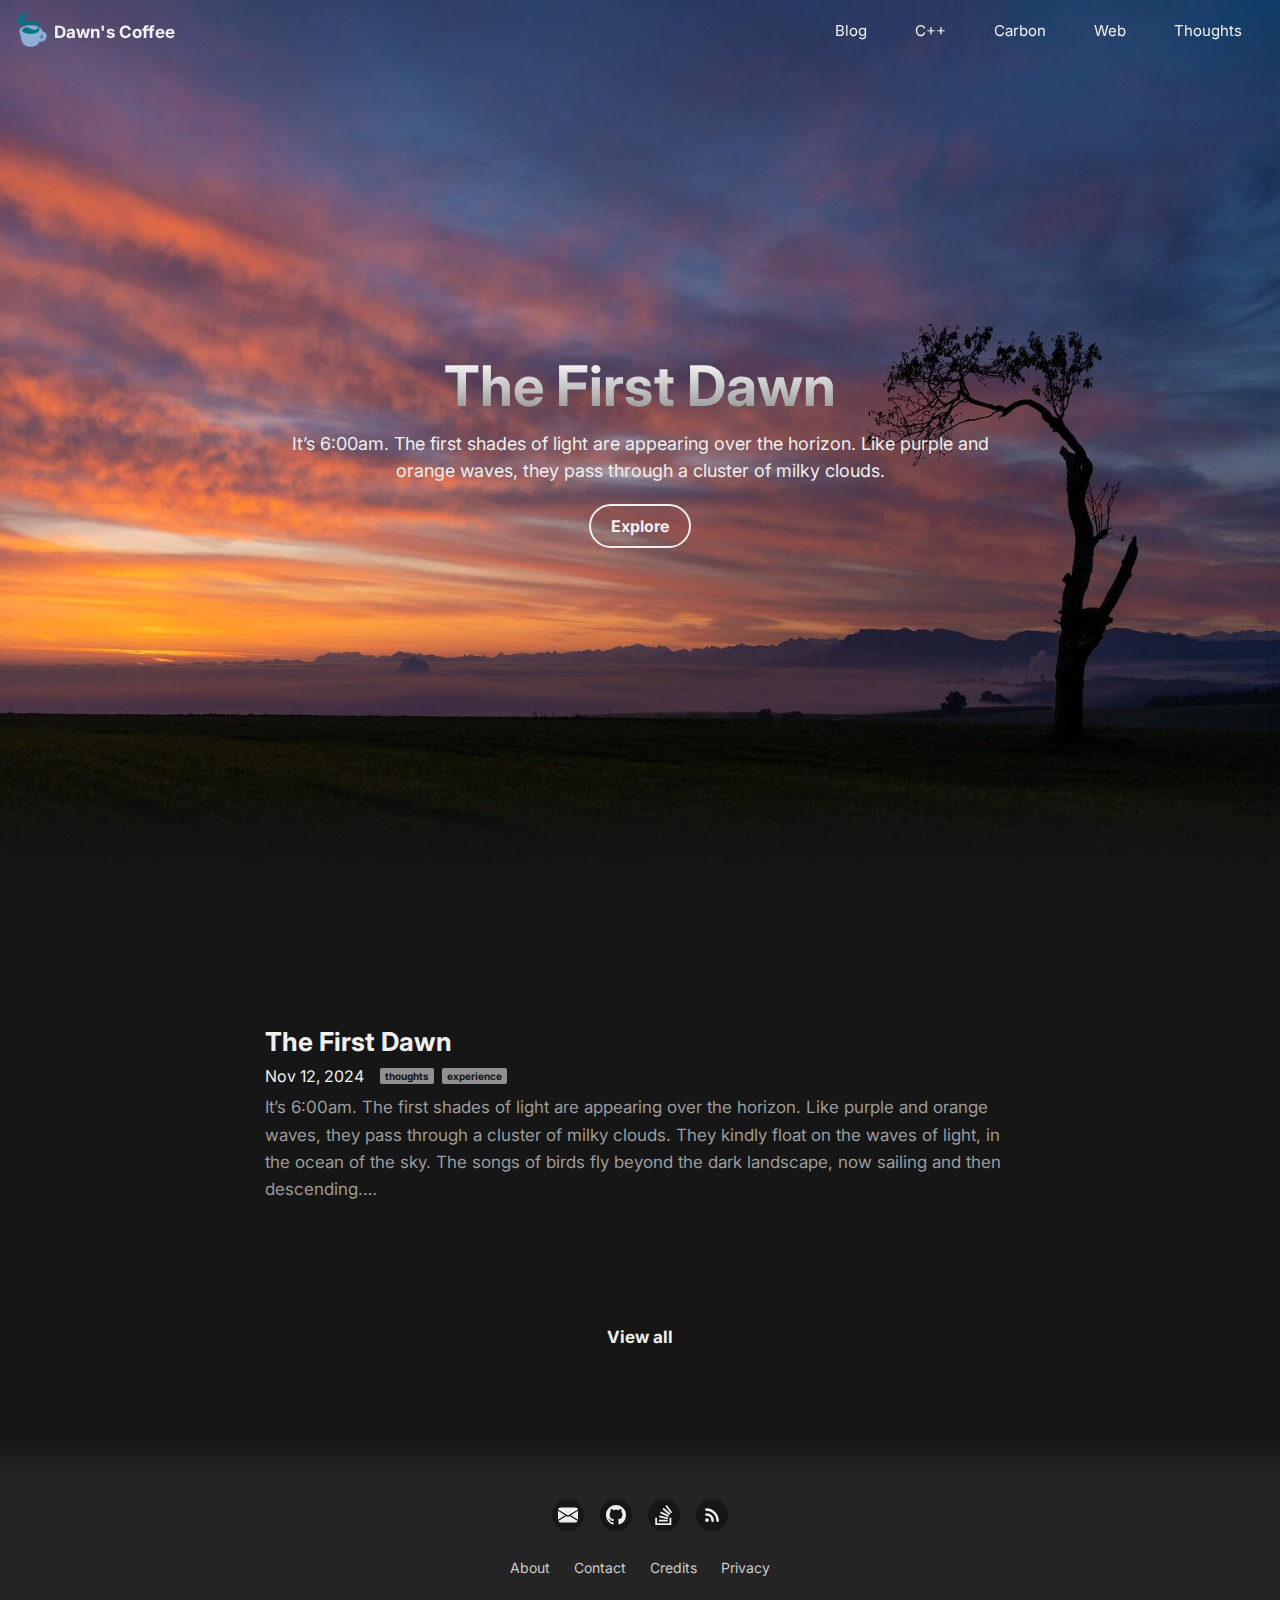
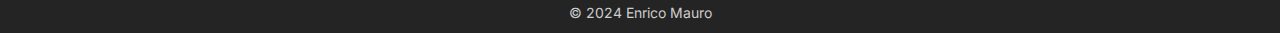
<file: index.html>
<!DOCTYPE html>
<html lang = "en-us">
	<head>
		<title>Dawn's Coffee</title>
		<base href = "https://2los.github.io/">
		<meta charset = "utf-8">
		<meta name = "viewport" content = "width = device-width, initial-scale = 1.0">
		<meta name = "author" content = "Enrico Mauro">
		<meta name = "description" content = "Dawn's Coffee is my personal blog. Here, I share my knowledge, opinions and thoughts on various topics, including C++, Carbon and Web technologies.">
		<link rel = "stylesheet" type = "text/css" href = "/main.css">
		<link rel = "stylesheet" type = "text/css" href = "https://fonts.googleapis.com/css2?family=Inter">
		<link rel = "icon" type = "image/png" href = "/images/logo.png">
		<link rel = "apple-touch-icon" type = "image/png" href = "/images/logo.png">
		<script type = "text/javascript" src = "/main.js" defer></script>
	</head>
	<body>
		<header class = "masthead">
			<a href = "/">
				<img src = "/images/logo.png" alt = "">
				Dawn's Coffee
			</a>
			<nav>
				<button class = "menu-toggle" aria-expanded = "false">Menu</button>
				<ul>
					<li><a href = "/blog/">Blog</a></li>
					<li><a href = "/tags/c++/">C++</a></li>
					<li><a href = "/tags/carbon/">Carbon</a></li>
					<li><a href = "/tags/web/">Web</a></li>
					<li><a href = "/tags/thoughts/">Thoughts</a></li>
				</ul>
			</nav>
		</header>
		<section class = "hero">
			<h1>The First Dawn</h1>
			<p>It’s 6:00am. The first shades of light are appearing over the horizon. Like purple and orange waves, they pass through a cluster of milky clouds.</p>
			<a href = "/blog/the-first-dawn/">Explore</a>
		</section>
		<main class = "hub">
			<div>
				<article class = "card">
					<header>
						<h1><a href = "/blog/the-first-dawn/">The First Dawn</a></h1>
						<div>
							<time datetime = "2024-11-12 07:00:00 +0100 CET">Nov 12, 2024</time>
							<a href = "/tags/thoughts/">thoughts</a>
							<a href = "/tags/experience/">experience</a>
						</div>
					</header>
					<p>It’s 6:00am. The first shades of light are appearing over the horizon. Like purple and orange waves, they pass through a cluster of milky clouds. They kindly float on the waves of light, in the ocean of the sky. The songs of birds fly beyond the dark landscape, now sailing and then descending.…</p>
				</article>
				<span><a href = "/blog/">View all</a></span>
			</div>
		</main>
		<footer class = "footer">
			<section>
				<ul>
					<li>
						<a rel = "external" href = "mailto:kaffedesk@gmail.com" title = "Email">
							<svg viewbox = "0 0 16 16">
								<path d = "M.05 3.555A2 2 0 0 1 2 2h12a2 2 0 0 1 1.95 1.555L8 8.414zM0 4.697v7.104l5.803-3.558zM6.761 8.83l-6.57 4.027A2 2 0 0 0 2 14h12a2 2 0 0 0 1.808-1.144l-6.57-4.027L8 9.586zm3.436-.586L16 11.801V4.697z"></path>
							</svg>
						</a>
					</li>
					<li>
						<a rel = "external" href = "https://github.com/2los/" title = "GitHub">
							<svg viewbox = "0 0 16 16">
								<path d = "M8 0C3.58 0 0 3.58 0 8c0 3.54 2.29 6.53 5.47 7.59.4.07.55-.17.55-.38 0-.19-.01-.82-.01-1.49-2.01.37-2.53-.49-2.69-.94-.09-.23-.48-.94-.82-1.13-.28-.15-.68-.52-.01-.53.63-.01 1.08.58 1.23.82.72 1.21 1.87.87 2.33.66.07-.52.28-.87.51-1.07-1.78-.2-3.64-.89-3.64-3.95 0-.87.31-1.59.82-2.15-.08-.2-.36-1.02.08-2.12 0 0 .67-.21 2.2.82.64-.18 1.32-.27 2-.27s1.36.09 2 .27c1.53-1.04 2.2-.82 2.2-.82.44 1.1.16 1.92.08 2.12.51.56.82 1.27.82 2.15 0 3.07-1.87 3.75-3.65 3.95.29.25.54.73.54 1.48 0 1.07-.01 1.93-.01 2.2 0 .21.15.46.55.38A8.01 8.01 0 0 0 16 8c0-4.42-3.58-8-8-8"></path>
							</svg>
						</a>
					</li>
					<li>
						<a rel = "external" href = "https://stackoverflow.com/users/21228700/los/" title = "StackOverflow">
							<svg viewbox = "0 0 16 16">
								<path d = "M12.412 14.572V10.29h1.428V16H1v-5.71h1.428v4.282z"></path>
								<path d = "M3.857 13.145h7.137v-1.428H3.857zM10.254 0 9.108.852l4.26 5.727 1.146-.852zm-3.54 3.377 5.484 4.567.913-1.097L7.627 2.28l-.914 1.097zM4.922 6.55l6.47 3.013.603-1.294-6.47-3.013zm-.925 3.344 6.985 1.469.294-1.398-6.985-1.468z"></path>
							</svg>
						</a>
					</li>
					<li>
						<a href = "/index.xml" title = "RSS Feed">
							<svg viewbox = "0 0 16 16">
								<path d = "M5.5 12a1.5 1.5 0 1 1-3 0 1.5 1.5 0 0 1 3 0m-3-8.5a1 1 0 0 1 1-1c5.523 0 10 4.477 10 10a1 1 0 1 1-2 0 8 8 0 0 0-8-8 1 1 0 0 1-1-1m0 4a1 1 0 0 1 1-1 6 6 0 0 1 6 6 1 1 0 1 1-2 0 4 4 0 0 0-4-4 1 1 0 0 1-1-1"></path>
							</svg>
						</a>
					</li>
				</ul>
			</section>
			<nav>
				<ul>
					<li><a href = "/about/">About</a></li>
					<li><a href = "/contact/">Contact</a></li>
					<li><a href = "/credits/">Credits</a></li>
					<li><a href = "/legal/">Privacy</a></li>
				</ul>
			</nav>
			<p>© 2024 Enrico Mauro</p>
		</footer>
	</body>
</html>
</file>
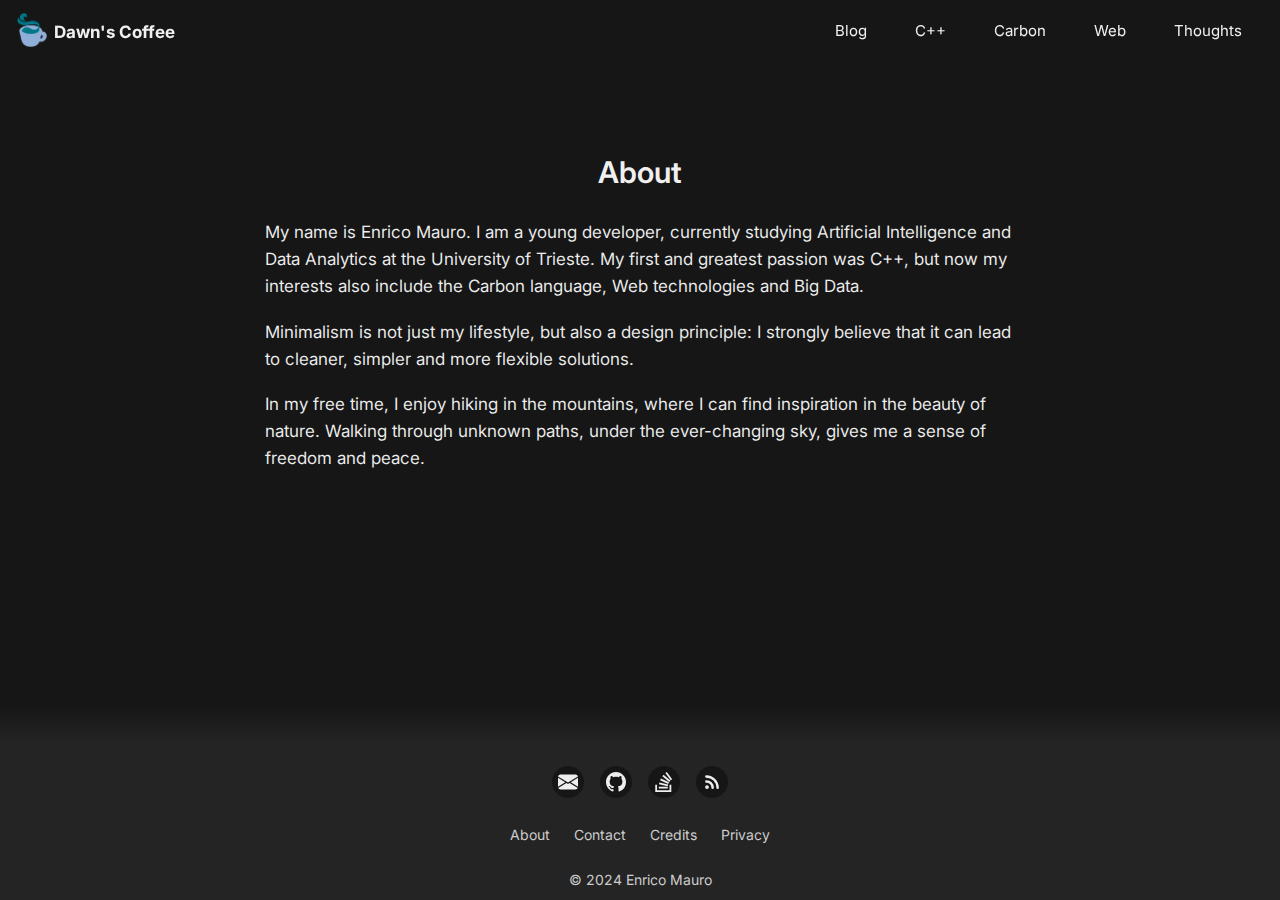
<file: about/index.html>
<!DOCTYPE html>
<html lang = "en-us">
	<head>
		<title>About - Dawn's Coffee</title>
		<base href = "https://2los.github.io/">
		<meta charset = "utf-8">
		<meta name = "viewport" content = "width = device-width, initial-scale = 1.0">
		<meta name = "author" content = "Enrico Mauro">
		<meta name = "description" content = "Dawn's Coffee is my personal blog. Here, I share my knowledge, opinions and thoughts on various topics, including C++, Carbon and Web technologies.">
		<link rel = "stylesheet" type = "text/css" href = "/main.css">
		<link rel = "stylesheet" type = "text/css" href = "https://fonts.googleapis.com/css2?family=Inter">
		<link rel = "icon" type = "image/png" href = "/images/logo.png">
		<link rel = "apple-touch-icon" type = "image/png" href = "/images/logo.png">
		<script type = "text/javascript" src = "/main.js" defer></script>
	</head>
	<body>
		<header class = "masthead">
			<a href = "/">
				<img src = "/images/logo.png" alt = "">
				Dawn's Coffee
			</a>
			<nav>
				<button class = "menu-toggle" aria-expanded = "false">Menu</button>
				<ul>
					<li><a href = "/blog/">Blog</a></li>
					<li><a href = "/tags/c++/">C++</a></li>
					<li><a href = "/tags/carbon/">Carbon</a></li>
					<li><a href = "/tags/web/">Web</a></li>
					<li><a href = "/tags/thoughts/">Thoughts</a></li>
				</ul>
			</nav>
		</header>
		<main class = "post">
			<article>
				<h1>About</h1>
				<p>My name is Enrico Mauro. I am a young developer, currently studying Artificial Intelligence and Data Analytics at the University of Trieste. My first and greatest passion was C++, but now my interests also include the Carbon language, Web technologies and Big Data.</p>
<p>Minimalism is not just my lifestyle, but also a design principle: I strongly believe that it can lead to cleaner, simpler and more flexible solutions.</p>
<p>In my free time, I enjoy hiking in the mountains, where I can find inspiration in the beauty of nature. Walking through unknown paths, under the ever-changing sky, gives me a sense of freedom and peace.</p>

			</article>
		</main>
		<footer class = "footer">
			<section>
				<ul>
					<li>
						<a rel = "external" href = "mailto:kaffedesk@gmail.com" title = "Email">
							<svg viewbox = "0 0 16 16">
								<path d = "M.05 3.555A2 2 0 0 1 2 2h12a2 2 0 0 1 1.95 1.555L8 8.414zM0 4.697v7.104l5.803-3.558zM6.761 8.83l-6.57 4.027A2 2 0 0 0 2 14h12a2 2 0 0 0 1.808-1.144l-6.57-4.027L8 9.586zm3.436-.586L16 11.801V4.697z"></path>
							</svg>
						</a>
					</li>
					<li>
						<a rel = "external" href = "https://github.com/2los/" title = "GitHub">
							<svg viewbox = "0 0 16 16">
								<path d = "M8 0C3.58 0 0 3.58 0 8c0 3.54 2.29 6.53 5.47 7.59.4.07.55-.17.55-.38 0-.19-.01-.82-.01-1.49-2.01.37-2.53-.49-2.69-.94-.09-.23-.48-.94-.82-1.13-.28-.15-.68-.52-.01-.53.63-.01 1.08.58 1.23.82.72 1.21 1.87.87 2.33.66.07-.52.28-.87.51-1.07-1.78-.2-3.64-.89-3.64-3.95 0-.87.31-1.59.82-2.15-.08-.2-.36-1.02.08-2.12 0 0 .67-.21 2.2.82.64-.18 1.32-.27 2-.27s1.36.09 2 .27c1.53-1.04 2.2-.82 2.2-.82.44 1.1.16 1.92.08 2.12.51.56.82 1.27.82 2.15 0 3.07-1.87 3.75-3.65 3.95.29.25.54.73.54 1.48 0 1.07-.01 1.93-.01 2.2 0 .21.15.46.55.38A8.01 8.01 0 0 0 16 8c0-4.42-3.58-8-8-8"></path>
							</svg>
						</a>
					</li>
					<li>
						<a rel = "external" href = "https://stackoverflow.com/users/21228700/los/" title = "StackOverflow">
							<svg viewbox = "0 0 16 16">
								<path d = "M12.412 14.572V10.29h1.428V16H1v-5.71h1.428v4.282z"></path>
								<path d = "M3.857 13.145h7.137v-1.428H3.857zM10.254 0 9.108.852l4.26 5.727 1.146-.852zm-3.54 3.377 5.484 4.567.913-1.097L7.627 2.28l-.914 1.097zM4.922 6.55l6.47 3.013.603-1.294-6.47-3.013zm-.925 3.344 6.985 1.469.294-1.398-6.985-1.468z"></path>
							</svg>
						</a>
					</li>
					<li>
						<a href = "/index.xml" title = "RSS Feed">
							<svg viewbox = "0 0 16 16">
								<path d = "M5.5 12a1.5 1.5 0 1 1-3 0 1.5 1.5 0 0 1 3 0m-3-8.5a1 1 0 0 1 1-1c5.523 0 10 4.477 10 10a1 1 0 1 1-2 0 8 8 0 0 0-8-8 1 1 0 0 1-1-1m0 4a1 1 0 0 1 1-1 6 6 0 0 1 6 6 1 1 0 1 1-2 0 4 4 0 0 0-4-4 1 1 0 0 1-1-1"></path>
							</svg>
						</a>
					</li>
				</ul>
			</section>
			<nav>
				<ul>
					<li><a href = "/about/">About</a></li>
					<li><a href = "/contact/">Contact</a></li>
					<li><a href = "/credits/">Credits</a></li>
					<li><a href = "/legal/">Privacy</a></li>
				</ul>
			</nav>
			<p>© 2024 Enrico Mauro</p>
		</footer>
	</body>
</html>
</file>
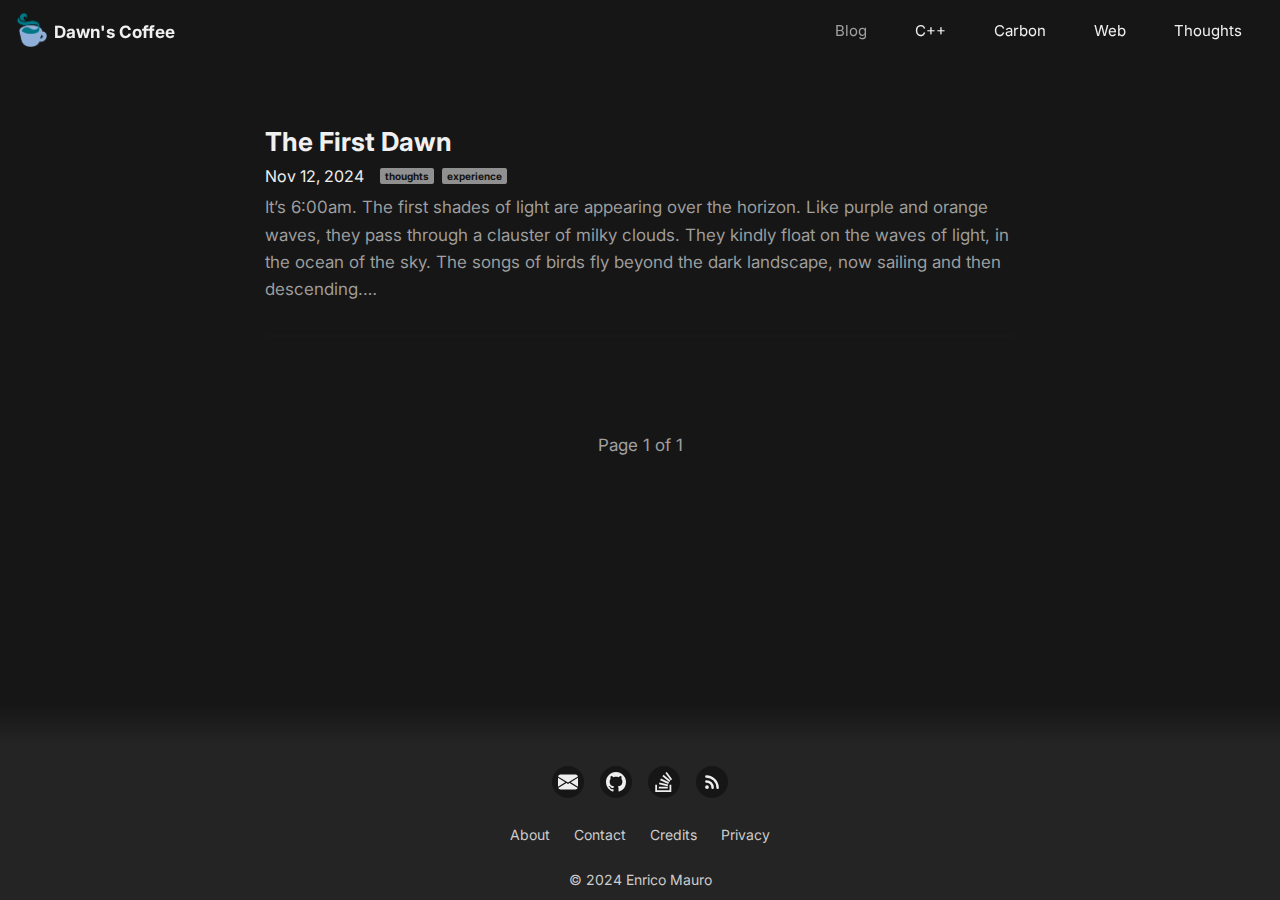
<file: blog/index.html>
<!DOCTYPE html>
<html lang = "en-us">
	<head>
		<title>Blog - Dawn's Coffee</title>
		<base href = "https://2los.github.io/">
		<meta charset = "utf-8">
		<meta name = "viewport" content = "width = device-width, initial-scale = 1.0">
		<meta name = "author" content = "Enrico Mauro">
		<meta name = "description" content = "Dawn's Coffee is my personal blog. Here, I share my knowledge, opinions and thoughts on various topics, including C++, Carbon and Web technologies.">
		<link rel = "stylesheet" type = "text/css" href = "/main.css">
		<link rel = "stylesheet" type = "text/css" href = "https://fonts.googleapis.com/css2?family=Inter">
		<link rel = "icon" type = "image/png" href = "/images/logo.png">
		<link rel = "apple-touch-icon" type = "image/png" href = "/images/logo.png">
		<script type = "text/javascript" src = "/main.js" defer></script>
	</head>
	<body>
		<header class = "masthead">
			<a href = "/">
				<img src = "/images/logo.png" alt = "">
				Dawn's Coffee
			</a>
			<nav>
				<button class = "menu-toggle" aria-expanded = "false">Menu</button>
				<ul>
					<li><a aria-current = "true" >Blog</a></li>
					<li><a href = "/tags/c++/" >C++</a></li>
					<li><a href = "/tags/carbon/" >Carbon</a></li>
					<li><a href = "/tags/web/" >Web</a></li>
					<li><a href = "/tags/thoughts/" >Thoughts</a></li>
				</ul>
			</nav>
		</header>
		<main class = "hub">
			<div>
				<article class = "card">
					<header>
						<h1><a href = "/blog/the-first-dawn/">The First Dawn</a></h1>
						<div>
							<time datetime = "2024-11-12 07:00:00 +0100 CET">Nov 12, 2024</time>
							<a href = "/tags/thoughts/">thoughts</a>
							<a href = "/tags/experience/">experience</a>
						</div>
					</header>
					<p>It’s 6:00am. The first shades of light are appearing over the horizon. Like purple and orange waves, they pass through a clauster of milky clouds. They kindly float on the waves of light, in the ocean of the sky. The songs of birds fly beyond the dark landscape, now sailing and then descending.…</p>
				</article>
				<section>
					<p>Page 1 of 1</p>
					<div>
						<a title = "Previous"><</a>
						<a title = "Next">></a>
					</div>
				</section>
			</div>
		</main>
		<footer class = "footer">
			<section>
				<ul>
					<li>
						<a rel = "external" href = "mailto:kaffedesk@gmail.com" title = "Email">
							<svg viewbox = "0 0 16 16">
								<path d = "M.05 3.555A2 2 0 0 1 2 2h12a2 2 0 0 1 1.95 1.555L8 8.414zM0 4.697v7.104l5.803-3.558zM6.761 8.83l-6.57 4.027A2 2 0 0 0 2 14h12a2 2 0 0 0 1.808-1.144l-6.57-4.027L8 9.586zm3.436-.586L16 11.801V4.697z"></path>
							</svg>
						</a>
					</li>
					<li>
						<a rel = "external" href = "https://github.com/2los/" title = "GitHub">
							<svg viewbox = "0 0 16 16">
								<path d = "M8 0C3.58 0 0 3.58 0 8c0 3.54 2.29 6.53 5.47 7.59.4.07.55-.17.55-.38 0-.19-.01-.82-.01-1.49-2.01.37-2.53-.49-2.69-.94-.09-.23-.48-.94-.82-1.13-.28-.15-.68-.52-.01-.53.63-.01 1.08.58 1.23.82.72 1.21 1.87.87 2.33.66.07-.52.28-.87.51-1.07-1.78-.2-3.64-.89-3.64-3.95 0-.87.31-1.59.82-2.15-.08-.2-.36-1.02.08-2.12 0 0 .67-.21 2.2.82.64-.18 1.32-.27 2-.27s1.36.09 2 .27c1.53-1.04 2.2-.82 2.2-.82.44 1.1.16 1.92.08 2.12.51.56.82 1.27.82 2.15 0 3.07-1.87 3.75-3.65 3.95.29.25.54.73.54 1.48 0 1.07-.01 1.93-.01 2.2 0 .21.15.46.55.38A8.01 8.01 0 0 0 16 8c0-4.42-3.58-8-8-8"></path>
							</svg>
						</a>
					</li>
					<li>
						<a rel = "external" href = "https://stackoverflow.com/users/21228700/los/" title = "StackOverflow">
							<svg viewbox = "0 0 16 16">
								<path d = "M12.412 14.572V10.29h1.428V16H1v-5.71h1.428v4.282z"></path>
								<path d = "M3.857 13.145h7.137v-1.428H3.857zM10.254 0 9.108.852l4.26 5.727 1.146-.852zm-3.54 3.377 5.484 4.567.913-1.097L7.627 2.28l-.914 1.097zM4.922 6.55l6.47 3.013.603-1.294-6.47-3.013zm-.925 3.344 6.985 1.469.294-1.398-6.985-1.468z"></path>
							</svg>
						</a>
					</li>
					<li>
						<a href = "/index.xml" title = "RSS Feed">
							<svg viewbox = "0 0 16 16">
								<path d = "M5.5 12a1.5 1.5 0 1 1-3 0 1.5 1.5 0 0 1 3 0m-3-8.5a1 1 0 0 1 1-1c5.523 0 10 4.477 10 10a1 1 0 1 1-2 0 8 8 0 0 0-8-8 1 1 0 0 1-1-1m0 4a1 1 0 0 1 1-1 6 6 0 0 1 6 6 1 1 0 1 1-2 0 4 4 0 0 0-4-4 1 1 0 0 1-1-1"></path>
							</svg>
						</a>
					</li>
				</ul>
			</section>
			<nav>
				<ul>
					<li><a href = "/about/">About</a></li>
					<li><a href = "/contact/">Contact</a></li>
					<li><a href = "/credits/">Credits</a></li>
					<li><a href = "/legal/">Privacy</a></li>
				</ul>
			</nav>
			<p>© 2024 Enrico Mauro</p>
		</footer>
	</body>
</html>
</file>
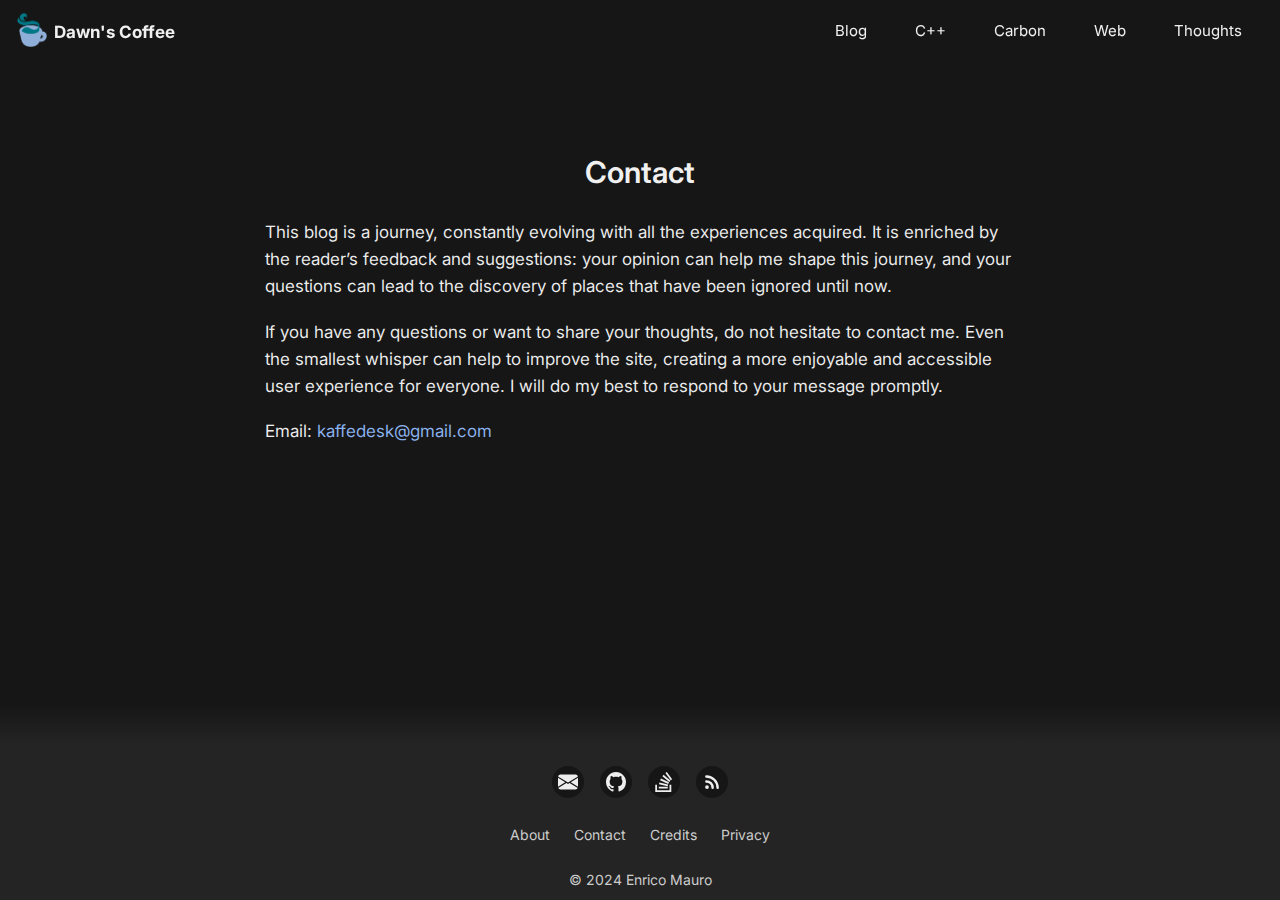
<file: contact/index.html>
<!DOCTYPE html>
<html lang = "en-us">
	<head>
		<title>Contact - Dawn's Coffee</title>
		<base href = "https://2los.github.io/">
		<meta charset = "utf-8">
		<meta name = "viewport" content = "width = device-width, initial-scale = 1.0">
		<meta name = "author" content = "Enrico Mauro">
		<meta name = "description" content = "Dawn's Coffee is my personal blog. Here, I share my knowledge, opinions and thoughts on various topics, including C++, Carbon and Web technologies.">
		<link rel = "stylesheet" type = "text/css" href = "/main.css">
		<link rel = "stylesheet" type = "text/css" href = "https://fonts.googleapis.com/css2?family=Inter">
		<link rel = "icon" type = "image/png" href = "/images/logo.png">
		<link rel = "apple-touch-icon" type = "image/png" href = "/images/logo.png">
		<script type = "text/javascript" src = "/main.js" defer></script>
	</head>
	<body>
		<header class = "masthead">
			<a href = "/">
				<img src = "/images/logo.png" alt = "">
				Dawn's Coffee
			</a>
			<nav>
				<button class = "menu-toggle" aria-expanded = "false">Menu</button>
				<ul>
					<li><a href = "/blog/">Blog</a></li>
					<li><a href = "/tags/c++/">C++</a></li>
					<li><a href = "/tags/carbon/">Carbon</a></li>
					<li><a href = "/tags/web/">Web</a></li>
					<li><a href = "/tags/thoughts/">Thoughts</a></li>
				</ul>
			</nav>
		</header>
		<main class = "post">
			<article>
				<h1>Contact</h1>
				<p>This blog is a journey, constantly evolving with all the experiences acquired. It is enriched by the reader’s feedback and suggestions: your opinion can help me shape this journey, and your questions can lead to the discovery of places that have been ignored until now.</p>
<p>If you have any questions or want to share your thoughts, do not hesitate to contact me. Even the smallest whisper can help to improve the site, creating a more enjoyable and accessible user experience for everyone. I will do my best to respond to your message promptly.</p>
<p>Email: <a href = "mailto:kaffedesk@gmail.com">kaffedesk@gmail.com</a></p>

			</article>
		</main>
		<footer class = "footer">
			<section>
				<ul>
					<li>
						<a rel = "external" href = "mailto:kaffedesk@gmail.com" title = "Email">
							<svg viewbox = "0 0 16 16">
								<path d = "M.05 3.555A2 2 0 0 1 2 2h12a2 2 0 0 1 1.95 1.555L8 8.414zM0 4.697v7.104l5.803-3.558zM6.761 8.83l-6.57 4.027A2 2 0 0 0 2 14h12a2 2 0 0 0 1.808-1.144l-6.57-4.027L8 9.586zm3.436-.586L16 11.801V4.697z"></path>
							</svg>
						</a>
					</li>
					<li>
						<a rel = "external" href = "https://github.com/2los/" title = "GitHub">
							<svg viewbox = "0 0 16 16">
								<path d = "M8 0C3.58 0 0 3.58 0 8c0 3.54 2.29 6.53 5.47 7.59.4.07.55-.17.55-.38 0-.19-.01-.82-.01-1.49-2.01.37-2.53-.49-2.69-.94-.09-.23-.48-.94-.82-1.13-.28-.15-.68-.52-.01-.53.63-.01 1.08.58 1.23.82.72 1.21 1.87.87 2.33.66.07-.52.28-.87.51-1.07-1.78-.2-3.64-.89-3.64-3.95 0-.87.31-1.59.82-2.15-.08-.2-.36-1.02.08-2.12 0 0 .67-.21 2.2.82.64-.18 1.32-.27 2-.27s1.36.09 2 .27c1.53-1.04 2.2-.82 2.2-.82.44 1.1.16 1.92.08 2.12.51.56.82 1.27.82 2.15 0 3.07-1.87 3.75-3.65 3.95.29.25.54.73.54 1.48 0 1.07-.01 1.93-.01 2.2 0 .21.15.46.55.38A8.01 8.01 0 0 0 16 8c0-4.42-3.58-8-8-8"></path>
							</svg>
						</a>
					</li>
					<li>
						<a rel = "external" href = "https://stackoverflow.com/users/21228700/los/" title = "StackOverflow">
							<svg viewbox = "0 0 16 16">
								<path d = "M12.412 14.572V10.29h1.428V16H1v-5.71h1.428v4.282z"></path>
								<path d = "M3.857 13.145h7.137v-1.428H3.857zM10.254 0 9.108.852l4.26 5.727 1.146-.852zm-3.54 3.377 5.484 4.567.913-1.097L7.627 2.28l-.914 1.097zM4.922 6.55l6.47 3.013.603-1.294-6.47-3.013zm-.925 3.344 6.985 1.469.294-1.398-6.985-1.468z"></path>
							</svg>
						</a>
					</li>
					<li>
						<a href = "/index.xml" title = "RSS Feed">
							<svg viewbox = "0 0 16 16">
								<path d = "M5.5 12a1.5 1.5 0 1 1-3 0 1.5 1.5 0 0 1 3 0m-3-8.5a1 1 0 0 1 1-1c5.523 0 10 4.477 10 10a1 1 0 1 1-2 0 8 8 0 0 0-8-8 1 1 0 0 1-1-1m0 4a1 1 0 0 1 1-1 6 6 0 0 1 6 6 1 1 0 1 1-2 0 4 4 0 0 0-4-4 1 1 0 0 1-1-1"></path>
							</svg>
						</a>
					</li>
				</ul>
			</section>
			<nav>
				<ul>
					<li><a href = "/about/">About</a></li>
					<li><a href = "/contact/">Contact</a></li>
					<li><a href = "/credits/">Credits</a></li>
					<li><a href = "/legal/">Privacy</a></li>
				</ul>
			</nav>
			<p>© 2024 Enrico Mauro</p>
		</footer>
	</body>
</html>
</file>
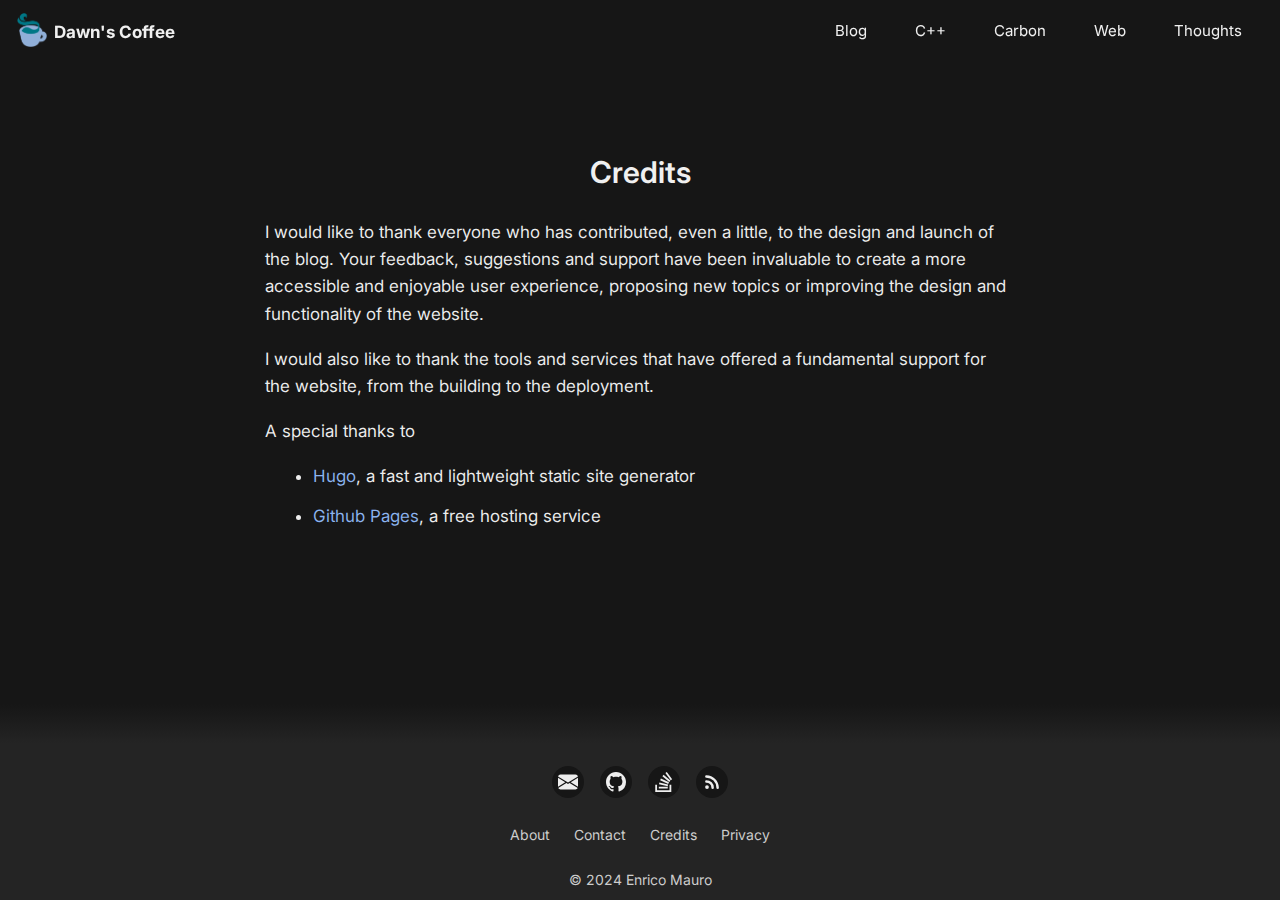
<file: credits/index.html>
<!DOCTYPE html>
<html lang = "en-us">
	<head>
		<title>Credits - Dawn's Coffee</title>
		<base href = "https://2los.github.io/">
		<meta charset = "utf-8">
		<meta name = "viewport" content = "width = device-width, initial-scale = 1.0">
		<meta name = "author" content = "Enrico Mauro">
		<meta name = "description" content = "Dawn's Coffee is my personal blog. Here, I share my knowledge, opinions and thoughts on various topics, including C++, Carbon and Web technologies.">
		<link rel = "stylesheet" type = "text/css" href = "/main.css">
		<link rel = "stylesheet" type = "text/css" href = "https://fonts.googleapis.com/css2?family=Inter">
		<link rel = "icon" type = "image/png" href = "/images/logo.png">
		<link rel = "apple-touch-icon" type = "image/png" href = "/images/logo.png">
		<script type = "text/javascript" src = "/main.js" defer></script>
	</head>
	<body>
		<header class = "masthead">
			<a href = "/">
				<img src = "/images/logo.png" alt = "">
				Dawn's Coffee
			</a>
			<nav>
				<button class = "menu-toggle" aria-expanded = "false">Menu</button>
				<ul>
					<li><a href = "/blog/">Blog</a></li>
					<li><a href = "/tags/c++/">C++</a></li>
					<li><a href = "/tags/carbon/">Carbon</a></li>
					<li><a href = "/tags/web/">Web</a></li>
					<li><a href = "/tags/thoughts/">Thoughts</a></li>
				</ul>
			</nav>
		</header>
		<main class = "post">
			<article>
				<h1>Credits</h1>
				<p>I would like to thank everyone who has contributed, even a little, to the design and launch of the blog. Your feedback, suggestions and support have been invaluable to create a more accessible and enjoyable user experience, proposing new topics or improving the design and functionality of the website.</p>
<p>I would also like to thank the tools and services that have offered a fundamental support for the website, from the building to the deployment.</p>
<p>A special thanks to</p>
<ul>
<li><a href = "https://gohugo.io">Hugo</a>, a fast and lightweight static site generator</li>
<li><a href = "https://pages.github.com">Github Pages</a>, a free hosting service</li>
</ul>

			</article>
		</main>
		<footer class = "footer">
			<section>
				<ul>
					<li>
						<a rel = "external" href = "mailto:kaffedesk@gmail.com" title = "Email">
							<svg viewbox = "0 0 16 16">
								<path d = "M.05 3.555A2 2 0 0 1 2 2h12a2 2 0 0 1 1.95 1.555L8 8.414zM0 4.697v7.104l5.803-3.558zM6.761 8.83l-6.57 4.027A2 2 0 0 0 2 14h12a2 2 0 0 0 1.808-1.144l-6.57-4.027L8 9.586zm3.436-.586L16 11.801V4.697z"></path>
							</svg>
						</a>
					</li>
					<li>
						<a rel = "external" href = "https://github.com/2los/" title = "GitHub">
							<svg viewbox = "0 0 16 16">
								<path d = "M8 0C3.58 0 0 3.58 0 8c0 3.54 2.29 6.53 5.47 7.59.4.07.55-.17.55-.38 0-.19-.01-.82-.01-1.49-2.01.37-2.53-.49-2.69-.94-.09-.23-.48-.94-.82-1.13-.28-.15-.68-.52-.01-.53.63-.01 1.08.58 1.23.82.72 1.21 1.87.87 2.33.66.07-.52.28-.87.51-1.07-1.78-.2-3.64-.89-3.64-3.95 0-.87.31-1.59.82-2.15-.08-.2-.36-1.02.08-2.12 0 0 .67-.21 2.2.82.64-.18 1.32-.27 2-.27s1.36.09 2 .27c1.53-1.04 2.2-.82 2.2-.82.44 1.1.16 1.92.08 2.12.51.56.82 1.27.82 2.15 0 3.07-1.87 3.75-3.65 3.95.29.25.54.73.54 1.48 0 1.07-.01 1.93-.01 2.2 0 .21.15.46.55.38A8.01 8.01 0 0 0 16 8c0-4.42-3.58-8-8-8"></path>
							</svg>
						</a>
					</li>
					<li>
						<a rel = "external" href = "https://stackoverflow.com/users/21228700/los/" title = "StackOverflow">
							<svg viewbox = "0 0 16 16">
								<path d = "M12.412 14.572V10.29h1.428V16H1v-5.71h1.428v4.282z"></path>
								<path d = "M3.857 13.145h7.137v-1.428H3.857zM10.254 0 9.108.852l4.26 5.727 1.146-.852zm-3.54 3.377 5.484 4.567.913-1.097L7.627 2.28l-.914 1.097zM4.922 6.55l6.47 3.013.603-1.294-6.47-3.013zm-.925 3.344 6.985 1.469.294-1.398-6.985-1.468z"></path>
							</svg>
						</a>
					</li>
					<li>
						<a href = "/index.xml" title = "RSS Feed">
							<svg viewbox = "0 0 16 16">
								<path d = "M5.5 12a1.5 1.5 0 1 1-3 0 1.5 1.5 0 0 1 3 0m-3-8.5a1 1 0 0 1 1-1c5.523 0 10 4.477 10 10a1 1 0 1 1-2 0 8 8 0 0 0-8-8 1 1 0 0 1-1-1m0 4a1 1 0 0 1 1-1 6 6 0 0 1 6 6 1 1 0 1 1-2 0 4 4 0 0 0-4-4 1 1 0 0 1-1-1"></path>
							</svg>
						</a>
					</li>
				</ul>
			</section>
			<nav>
				<ul>
					<li><a href = "/about/">About</a></li>
					<li><a href = "/contact/">Contact</a></li>
					<li><a href = "/credits/">Credits</a></li>
					<li><a href = "/legal/">Privacy</a></li>
				</ul>
			</nav>
			<p>© 2024 Enrico Mauro</p>
		</footer>
	</body>
</html>
</file>
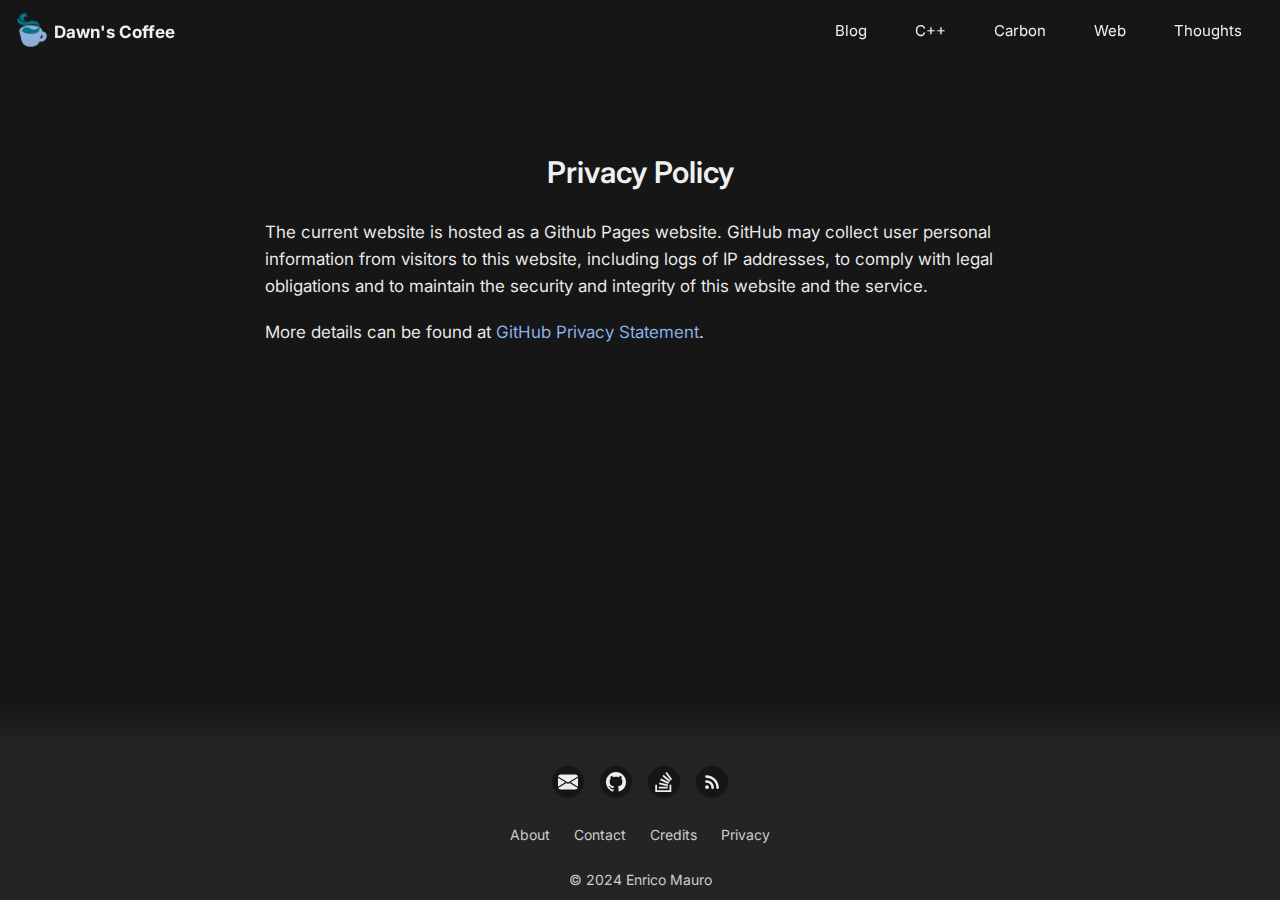
<file: legal/index.html>
<!DOCTYPE html>
<html lang = "en-us">
	<head>
		<title>Privacy Policy - Dawn's Coffee</title>
		<base href = "https://2los.github.io/">
		<meta charset = "utf-8">
		<meta name = "viewport" content = "width = device-width, initial-scale = 1.0">
		<meta name = "author" content = "Enrico Mauro">
		<meta name = "description" content = "Dawn's Coffee is my personal blog. Here, I share my knowledge, opinions and thoughts on various topics, including C++, Carbon and Web technologies.">
		<link rel = "stylesheet" type = "text/css" href = "/main.css">
		<link rel = "stylesheet" type = "text/css" href = "https://fonts.googleapis.com/css2?family=Inter">
		<link rel = "icon" type = "image/png" href = "/images/logo.png">
		<link rel = "apple-touch-icon" type = "image/png" href = "/images/logo.png">
		<script type = "text/javascript" src = "/main.js" defer></script>
	</head>
	<body>
		<header class = "masthead">
			<a href = "/">
				<img src = "/images/logo.png" alt = "">
				Dawn's Coffee
			</a>
			<nav>
				<button class = "menu-toggle" aria-expanded = "false">Menu</button>
				<ul>
					<li><a href = "/blog/">Blog</a></li>
					<li><a href = "/tags/c++/">C++</a></li>
					<li><a href = "/tags/carbon/">Carbon</a></li>
					<li><a href = "/tags/web/">Web</a></li>
					<li><a href = "/tags/thoughts/">Thoughts</a></li>
				</ul>
			</nav>
		</header>
		<main class = "post">
			<article>
				<h1>Privacy Policy</h1>
				<p>The current website is hosted as a Github Pages website. GitHub may collect user personal information from visitors to this website, including logs of IP addresses, to comply with legal obligations and to maintain the security and integrity of this website and the service.</p>
<p>More details can be found at <a href = "https://docs.github.com/en/site-policy/privacy-policies/github-general-privacy-statement">GitHub Privacy Statement</a>.</p>

			</article>
		</main>
		<footer class = "footer">
			<section>
				<ul>
					<li>
						<a rel = "external" href = "mailto:kaffedesk@gmail.com" title = "Email">
							<svg viewbox = "0 0 16 16">
								<path d = "M.05 3.555A2 2 0 0 1 2 2h12a2 2 0 0 1 1.95 1.555L8 8.414zM0 4.697v7.104l5.803-3.558zM6.761 8.83l-6.57 4.027A2 2 0 0 0 2 14h12a2 2 0 0 0 1.808-1.144l-6.57-4.027L8 9.586zm3.436-.586L16 11.801V4.697z"></path>
							</svg>
						</a>
					</li>
					<li>
						<a rel = "external" href = "https://github.com/2los/" title = "GitHub">
							<svg viewbox = "0 0 16 16">
								<path d = "M8 0C3.58 0 0 3.58 0 8c0 3.54 2.29 6.53 5.47 7.59.4.07.55-.17.55-.38 0-.19-.01-.82-.01-1.49-2.01.37-2.53-.49-2.69-.94-.09-.23-.48-.94-.82-1.13-.28-.15-.68-.52-.01-.53.63-.01 1.08.58 1.23.82.72 1.21 1.87.87 2.33.66.07-.52.28-.87.51-1.07-1.78-.2-3.64-.89-3.64-3.95 0-.87.31-1.59.82-2.15-.08-.2-.36-1.02.08-2.12 0 0 .67-.21 2.2.82.64-.18 1.32-.27 2-.27s1.36.09 2 .27c1.53-1.04 2.2-.82 2.2-.82.44 1.1.16 1.92.08 2.12.51.56.82 1.27.82 2.15 0 3.07-1.87 3.75-3.65 3.95.29.25.54.73.54 1.48 0 1.07-.01 1.93-.01 2.2 0 .21.15.46.55.38A8.01 8.01 0 0 0 16 8c0-4.42-3.58-8-8-8"></path>
							</svg>
						</a>
					</li>
					<li>
						<a rel = "external" href = "https://stackoverflow.com/users/21228700/los/" title = "StackOverflow">
							<svg viewbox = "0 0 16 16">
								<path d = "M12.412 14.572V10.29h1.428V16H1v-5.71h1.428v4.282z"></path>
								<path d = "M3.857 13.145h7.137v-1.428H3.857zM10.254 0 9.108.852l4.26 5.727 1.146-.852zm-3.54 3.377 5.484 4.567.913-1.097L7.627 2.28l-.914 1.097zM4.922 6.55l6.47 3.013.603-1.294-6.47-3.013zm-.925 3.344 6.985 1.469.294-1.398-6.985-1.468z"></path>
							</svg>
						</a>
					</li>
					<li>
						<a href = "/index.xml" title = "RSS Feed">
							<svg viewbox = "0 0 16 16">
								<path d = "M5.5 12a1.5 1.5 0 1 1-3 0 1.5 1.5 0 0 1 3 0m-3-8.5a1 1 0 0 1 1-1c5.523 0 10 4.477 10 10a1 1 0 1 1-2 0 8 8 0 0 0-8-8 1 1 0 0 1-1-1m0 4a1 1 0 0 1 1-1 6 6 0 0 1 6 6 1 1 0 1 1-2 0 4 4 0 0 0-4-4 1 1 0 0 1-1-1"></path>
							</svg>
						</a>
					</li>
				</ul>
			</section>
			<nav>
				<ul>
					<li><a href = "/about/">About</a></li>
					<li><a href = "/contact/">Contact</a></li>
					<li><a href = "/credits/">Credits</a></li>
					<li><a href = "/legal/">Privacy</a></li>
				</ul>
			</nav>
			<p>© 2024 Enrico Mauro</p>
		</footer>
	</body>
</html>
</file>
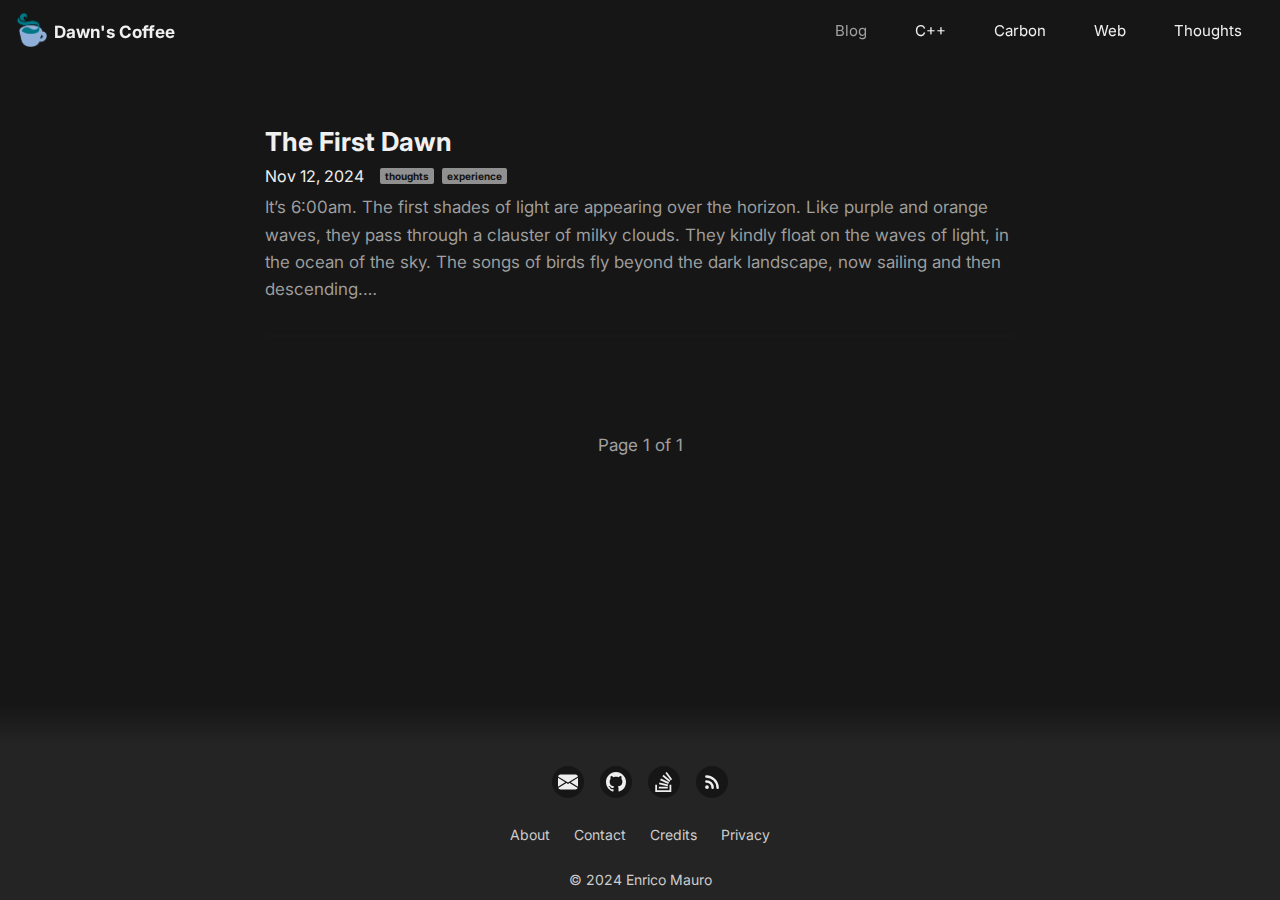
<file: blog/1/index.html>
<!DOCTYPE html><html><head><title>https://2los.github.io/blog/</title><link rel="canonical" href="https://2los.github.io/blog/"/><meta name="robots" content="noindex"><meta charset="utf-8" /><meta http-equiv="refresh" content="0; url=https://2los.github.io/blog/" /></head></html>
</file>
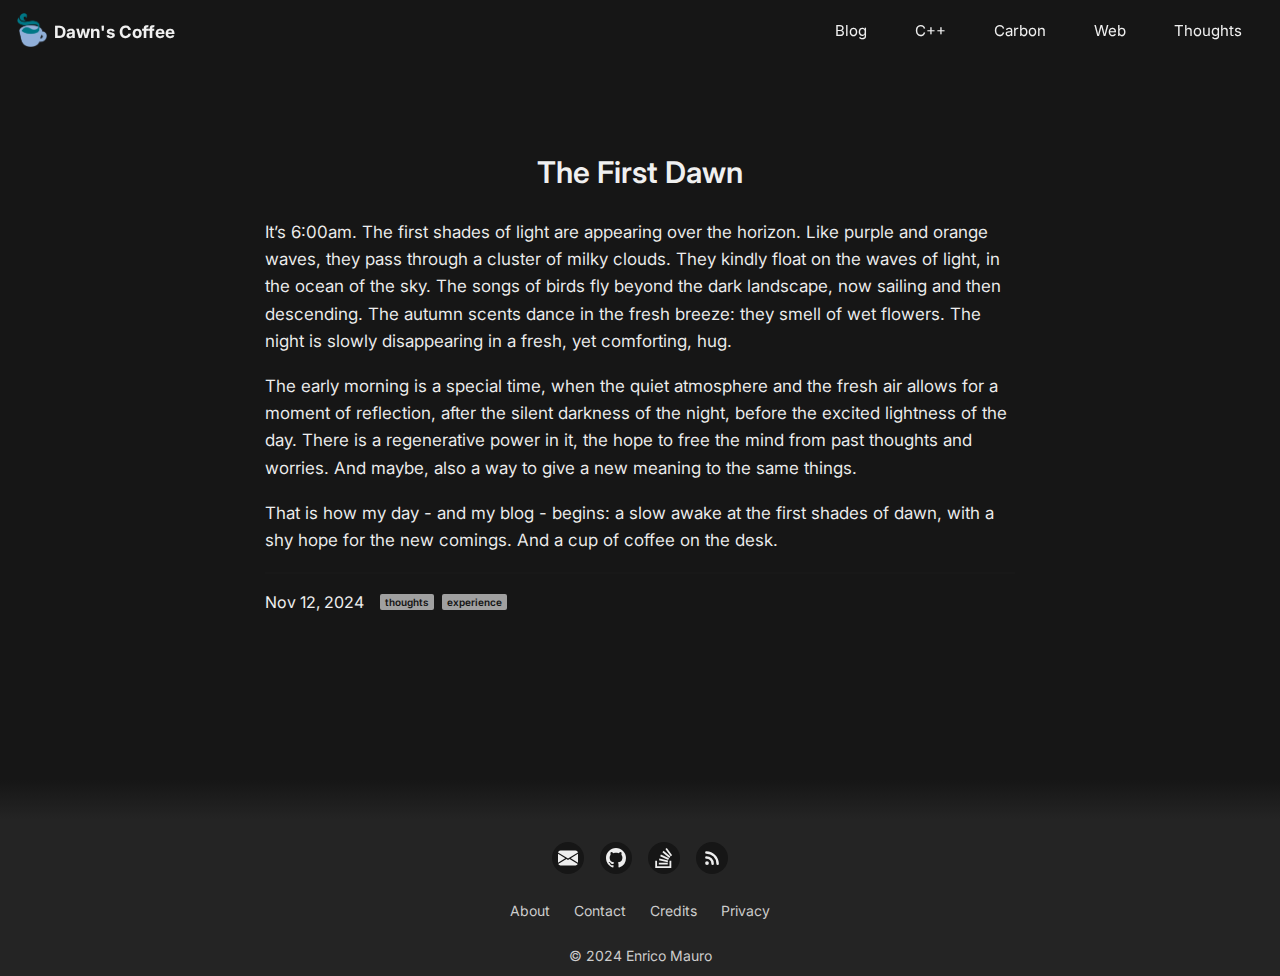
<file: blog/the-first-dawn/index.html>
<!DOCTYPE html>
<html lang = "en-us">
	<head>
		<title>The First Dawn - Dawn's Coffee</title>
		<base href = "https://2los.github.io/">
		<meta charset = "utf-8">
		<meta name = "viewport" content = "width = device-width, initial-scale = 1.0">
		<meta name = "author" content = "Enrico Mauro">
		<meta name = "description" content = "It&rsquo;s 6:00am. The first shades of light are appearing over the horizon. Like purple and orange waves, they pass through a cluster of milky clouds. They kindly float on the waves of light, in the ocean of the sky. The songs of birds fly beyond the dark landscape, now sailing and then descending.">
		<link rel = "stylesheet" type = "text/css" href = "/main.css">
		<link rel = "stylesheet" type = "text/css" href = "https://fonts.googleapis.com/css2?family=Inter:wght@200..900">
		<link rel = "icon" type = "image/png" href = "/images/logo.png">
		<link rel = "apple-touch-icon" type = "image/png" href = "/images/logo.png">
		<script type = "text/javascript" src = "/main.js" defer></script>
	</head>
	<body>
		<header class = "masthead">
			<a href = "/">
				<img src = "/images/logo.png" alt = "">
				Dawn's Coffee
			</a>
			<nav>
				<button class = "menu-toggle" aria-expanded = "false">Menu</button>
				<ul>
					<li><a href = "/blog/">Blog</a></li>
					<li><a href = "/tags/c++/">C++</a></li>
					<li><a href = "/tags/carbon/">Carbon</a></li>
					<li><a href = "/tags/web/">Web</a></li>
					<li><a href = "/tags/thoughts/">Thoughts</a></li>
				</ul>
			</nav>
		</header>
		<main class = "post">
			<article>
				<h1>The First Dawn</h1>
				<p>It’s 6:00am. The first shades of light are appearing over the horizon. Like purple and orange waves, they pass through a cluster of milky clouds. They kindly float on the waves of light, in the ocean of the sky. The songs of birds fly beyond the dark landscape, now sailing and then descending. The autumn scents dance in the fresh breeze: they smell of wet flowers. The night is slowly disappearing in a fresh, yet comforting, hug.</p>
<p>The early morning is a special time, when the quiet atmosphere and the fresh air allows for a moment of reflection, after the silent darkness of the night, before the excited lightness of the day. There is a regenerative power in it, the hope to free the mind from past thoughts and worries. And maybe, also a way to give a new meaning to the same things.</p>
<p>That is how my day - and my blog - begins: a slow awake at the first shades of dawn, with a shy hope for the new comings. And a cup of coffee on the desk.</p>

				<footer>
					<time datetime = "2024-11-12 07:00:00 +0100 CET">Nov 12, 2024</time>
					<a href = "/tags/thoughts/">thoughts</a>
					<a href = "/tags/experience/">experience</a>
				</footer>
			</article>
		</main>
		<footer class = "footer">
			<section>
				<ul>
					<li>
						<a rel = "external" href = "mailto:kaffedesk@gmail.com" title = "Email">
							<svg viewbox = "0 0 16 16">
								<path d = "M.05 3.555A2 2 0 0 1 2 2h12a2 2 0 0 1 1.95 1.555L8 8.414zM0 4.697v7.104l5.803-3.558zM6.761 8.83l-6.57 4.027A2 2 0 0 0 2 14h12a2 2 0 0 0 1.808-1.144l-6.57-4.027L8 9.586zm3.436-.586L16 11.801V4.697z"></path>
							</svg>
						</a>
					</li>
					<li>
						<a rel = "external" href = "https://github.com/2los/" title = "GitHub">
							<svg viewbox = "0 0 16 16">
								<path d = "M8 0C3.58 0 0 3.58 0 8c0 3.54 2.29 6.53 5.47 7.59.4.07.55-.17.55-.38 0-.19-.01-.82-.01-1.49-2.01.37-2.53-.49-2.69-.94-.09-.23-.48-.94-.82-1.13-.28-.15-.68-.52-.01-.53.63-.01 1.08.58 1.23.82.72 1.21 1.87.87 2.33.66.07-.52.28-.87.51-1.07-1.78-.2-3.64-.89-3.64-3.95 0-.87.31-1.59.82-2.15-.08-.2-.36-1.02.08-2.12 0 0 .67-.21 2.2.82.64-.18 1.32-.27 2-.27s1.36.09 2 .27c1.53-1.04 2.2-.82 2.2-.82.44 1.1.16 1.92.08 2.12.51.56.82 1.27.82 2.15 0 3.07-1.87 3.75-3.65 3.95.29.25.54.73.54 1.48 0 1.07-.01 1.93-.01 2.2 0 .21.15.46.55.38A8.01 8.01 0 0 0 16 8c0-4.42-3.58-8-8-8"></path>
							</svg>
						</a>
					</li>
					<li>
						<a rel = "external" href = "https://stackoverflow.com/users/21228700/los/" title = "StackOverflow">
							<svg viewbox = "0 0 16 16">
								<path d = "M12.412 14.572V10.29h1.428V16H1v-5.71h1.428v4.282z"></path>
								<path d = "M3.857 13.145h7.137v-1.428H3.857zM10.254 0 9.108.852l4.26 5.727 1.146-.852zm-3.54 3.377 5.484 4.567.913-1.097L7.627 2.28l-.914 1.097zM4.922 6.55l6.47 3.013.603-1.294-6.47-3.013zm-.925 3.344 6.985 1.469.294-1.398-6.985-1.468z"></path>
							</svg>
						</a>
					</li>
					<li>
						<a href = "/index.xml" title = "RSS Feed">
							<svg viewbox = "0 0 16 16">
								<path d = "M5.5 12a1.5 1.5 0 1 1-3 0 1.5 1.5 0 0 1 3 0m-3-8.5a1 1 0 0 1 1-1c5.523 0 10 4.477 10 10a1 1 0 1 1-2 0 8 8 0 0 0-8-8 1 1 0 0 1-1-1m0 4a1 1 0 0 1 1-1 6 6 0 0 1 6 6 1 1 0 1 1-2 0 4 4 0 0 0-4-4 1 1 0 0 1-1-1"></path>
							</svg>
						</a>
					</li>
				</ul>
			</section>
			<nav>
				<ul>
					<li><a href = "/about/">About</a></li>
					<li><a href = "/contact/">Contact</a></li>
					<li><a href = "/credits/">Credits</a></li>
					<li><a href = "/legal/">Privacy</a></li>
				</ul>
			</nav>
			<p>© 2024 Enrico Mauro</p>
		</footer>
	</body>
</html>
</file>
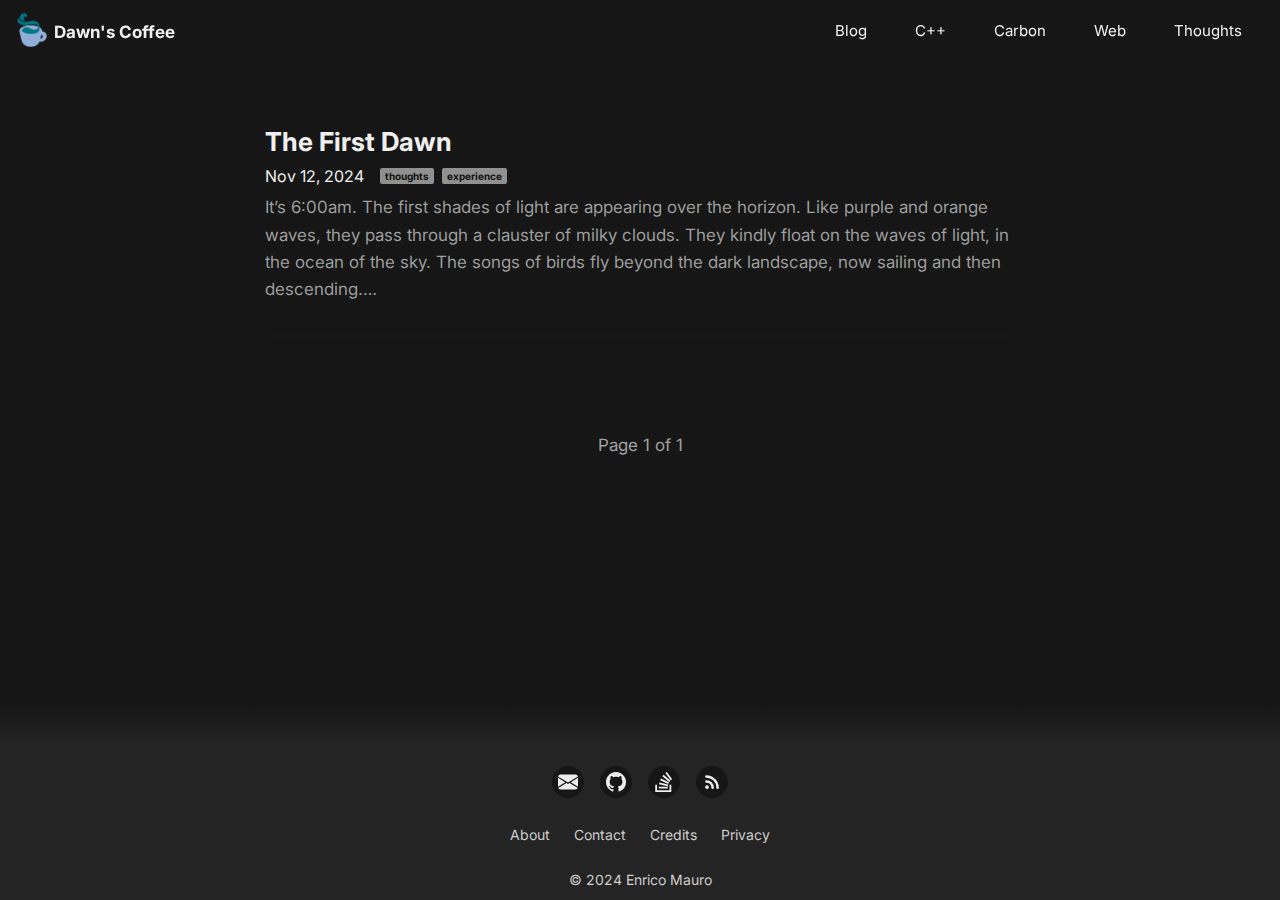
<file: tags/experience/index.html>
<!DOCTYPE html>
<html lang = "en-us">
	<head>
		<title>Experience - Dawn's Coffee</title>
		<base href = "https://2los.github.io/">
		<meta charset = "utf-8">
		<meta name = "viewport" content = "width = device-width, initial-scale = 1.0">
		<meta name = "author" content = "Enrico Mauro">
		<meta name = "description" content = "Dawn's Coffee is my personal blog. Here, I share my knowledge, opinions and thoughts on various topics, including C++, Carbon and Web technologies.">
		<link rel = "stylesheet" type = "text/css" href = "/main.css">
		<link rel = "stylesheet" type = "text/css" href = "https://fonts.googleapis.com/css2?family=Inter">
		<link rel = "icon" type = "image/png" href = "/images/logo.png">
		<link rel = "apple-touch-icon" type = "image/png" href = "/images/logo.png">
		<script type = "text/javascript" src = "/main.js" defer></script>
	</head>
	<body>
		<header class = "masthead">
			<a href = "/">
				<img src = "/images/logo.png" alt = "">
				Dawn's Coffee
			</a>
			<nav>
				<button class = "menu-toggle" aria-expanded = "false">Menu</button>
				<ul>
					<li><a href = "/blog/" >Blog</a></li>
					<li><a href = "/tags/c++/" >C++</a></li>
					<li><a href = "/tags/carbon/" >Carbon</a></li>
					<li><a href = "/tags/web/" >Web</a></li>
					<li><a href = "/tags/thoughts/" >Thoughts</a></li>
				</ul>
			</nav>
		</header>
		<main class = "hub">
			<div>
				<article class = "card">
					<header>
						<h1><a href = "/blog/the-first-dawn/">The First Dawn</a></h1>
						<div>
							<time datetime = "2024-11-12 07:00:00 +0100 CET">Nov 12, 2024</time>
							<a href = "/tags/thoughts/">thoughts</a>
							<a href = "/tags/experience/">experience</a>
						</div>
					</header>
					<p>It’s 6:00am. The first shades of light are appearing over the horizon. Like purple and orange waves, they pass through a clauster of milky clouds. They kindly float on the waves of light, in the ocean of the sky. The songs of birds fly beyond the dark landscape, now sailing and then descending.…</p>
				</article>
				<section>
					<p>Page 1 of 1</p>
					<div>
						<a title = "Previous"><</a>
						<a title = "Next">></a>
					</div>
				</section>
			</div>
		</main>
		<footer class = "footer">
			<section>
				<ul>
					<li>
						<a rel = "external" href = "mailto:kaffedesk@gmail.com" title = "Email">
							<svg viewbox = "0 0 16 16">
								<path d = "M.05 3.555A2 2 0 0 1 2 2h12a2 2 0 0 1 1.95 1.555L8 8.414zM0 4.697v7.104l5.803-3.558zM6.761 8.83l-6.57 4.027A2 2 0 0 0 2 14h12a2 2 0 0 0 1.808-1.144l-6.57-4.027L8 9.586zm3.436-.586L16 11.801V4.697z"></path>
							</svg>
						</a>
					</li>
					<li>
						<a rel = "external" href = "https://github.com/2los/" title = "GitHub">
							<svg viewbox = "0 0 16 16">
								<path d = "M8 0C3.58 0 0 3.58 0 8c0 3.54 2.29 6.53 5.47 7.59.4.07.55-.17.55-.38 0-.19-.01-.82-.01-1.49-2.01.37-2.53-.49-2.69-.94-.09-.23-.48-.94-.82-1.13-.28-.15-.68-.52-.01-.53.63-.01 1.08.58 1.23.82.72 1.21 1.87.87 2.33.66.07-.52.28-.87.51-1.07-1.78-.2-3.64-.89-3.64-3.95 0-.87.31-1.59.82-2.15-.08-.2-.36-1.02.08-2.12 0 0 .67-.21 2.2.82.64-.18 1.32-.27 2-.27s1.36.09 2 .27c1.53-1.04 2.2-.82 2.2-.82.44 1.1.16 1.92.08 2.12.51.56.82 1.27.82 2.15 0 3.07-1.87 3.75-3.65 3.95.29.25.54.73.54 1.48 0 1.07-.01 1.93-.01 2.2 0 .21.15.46.55.38A8.01 8.01 0 0 0 16 8c0-4.42-3.58-8-8-8"></path>
							</svg>
						</a>
					</li>
					<li>
						<a rel = "external" href = "https://stackoverflow.com/users/21228700/los/" title = "StackOverflow">
							<svg viewbox = "0 0 16 16">
								<path d = "M12.412 14.572V10.29h1.428V16H1v-5.71h1.428v4.282z"></path>
								<path d = "M3.857 13.145h7.137v-1.428H3.857zM10.254 0 9.108.852l4.26 5.727 1.146-.852zm-3.54 3.377 5.484 4.567.913-1.097L7.627 2.28l-.914 1.097zM4.922 6.55l6.47 3.013.603-1.294-6.47-3.013zm-.925 3.344 6.985 1.469.294-1.398-6.985-1.468z"></path>
							</svg>
						</a>
					</li>
					<li>
						<a href = "/index.xml" title = "RSS Feed">
							<svg viewbox = "0 0 16 16">
								<path d = "M5.5 12a1.5 1.5 0 1 1-3 0 1.5 1.5 0 0 1 3 0m-3-8.5a1 1 0 0 1 1-1c5.523 0 10 4.477 10 10a1 1 0 1 1-2 0 8 8 0 0 0-8-8 1 1 0 0 1-1-1m0 4a1 1 0 0 1 1-1 6 6 0 0 1 6 6 1 1 0 1 1-2 0 4 4 0 0 0-4-4 1 1 0 0 1-1-1"></path>
							</svg>
						</a>
					</li>
				</ul>
			</section>
			<nav>
				<ul>
					<li><a href = "/about/">About</a></li>
					<li><a href = "/contact/">Contact</a></li>
					<li><a href = "/credits/">Credits</a></li>
					<li><a href = "/legal/">Privacy</a></li>
				</ul>
			</nav>
			<p>© 2024 Enrico Mauro</p>
		</footer>
	</body>
</html>
</file>
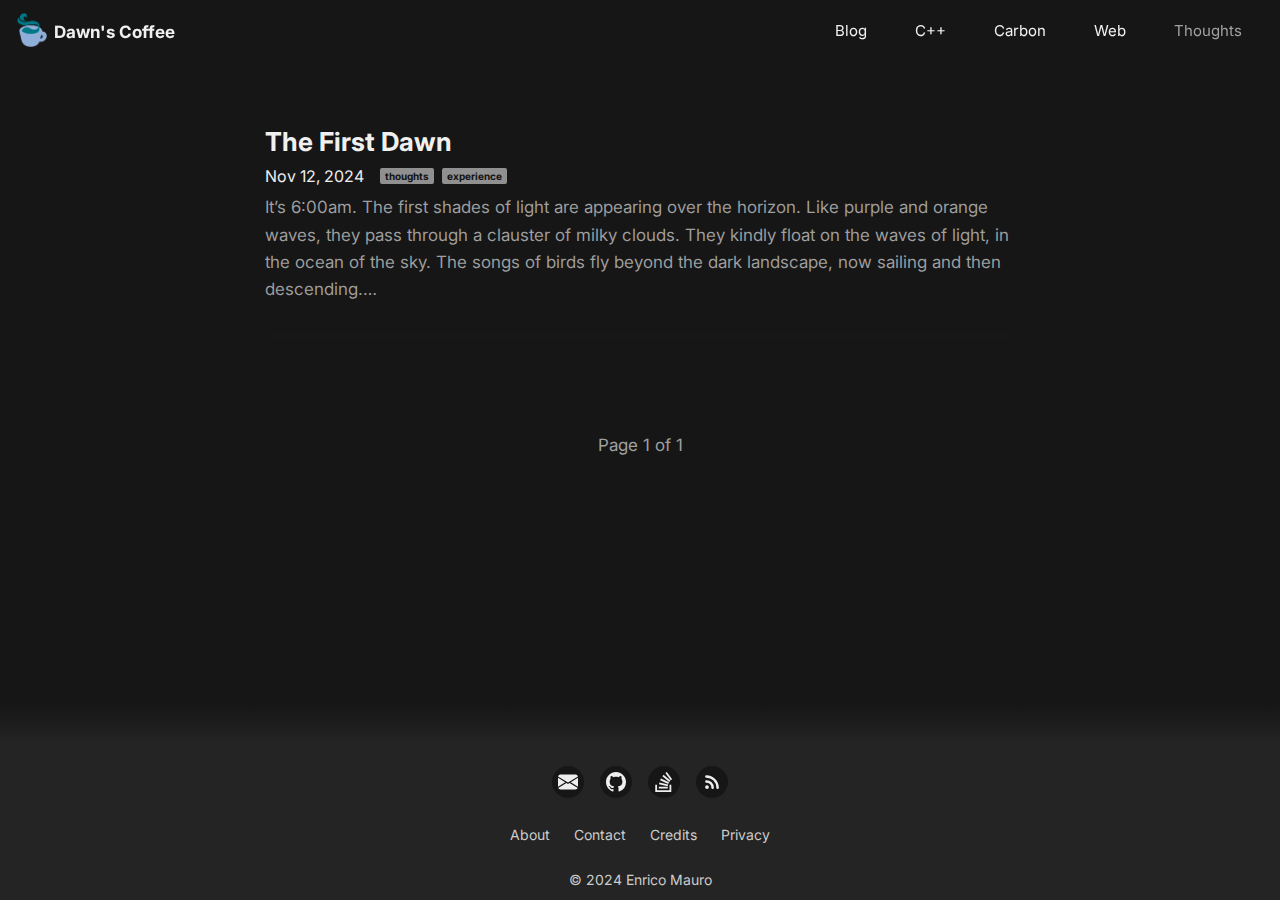
<file: tags/thoughts/index.html>
<!DOCTYPE html>
<html lang = "en-us">
	<head>
		<title>Thoughts - Dawn's Coffee</title>
		<base href = "https://2los.github.io/">
		<meta charset = "utf-8">
		<meta name = "viewport" content = "width = device-width, initial-scale = 1.0">
		<meta name = "author" content = "Enrico Mauro">
		<meta name = "description" content = "Dawn's Coffee is my personal blog. Here, I share my knowledge, opinions and thoughts on various topics, including C++, Carbon and Web technologies.">
		<link rel = "stylesheet" type = "text/css" href = "/main.css">
		<link rel = "stylesheet" type = "text/css" href = "https://fonts.googleapis.com/css2?family=Inter">
		<link rel = "icon" type = "image/png" href = "/images/logo.png">
		<link rel = "apple-touch-icon" type = "image/png" href = "/images/logo.png">
		<script type = "text/javascript" src = "/main.js" defer></script>
	</head>
	<body>
		<header class = "masthead">
			<a href = "/">
				<img src = "/images/logo.png" alt = "">
				Dawn's Coffee
			</a>
			<nav>
				<button class = "menu-toggle" aria-expanded = "false">Menu</button>
				<ul>
					<li><a href = "/blog/" >Blog</a></li>
					<li><a href = "/tags/c++/" >C++</a></li>
					<li><a href = "/tags/carbon/" >Carbon</a></li>
					<li><a href = "/tags/web/" >Web</a></li>
					<li><a aria-current = "true" >Thoughts</a></li>
				</ul>
			</nav>
		</header>
		<main class = "hub">
			<div>
				<article class = "card">
					<header>
						<h1><a href = "/blog/the-first-dawn/">The First Dawn</a></h1>
						<div>
							<time datetime = "2024-11-12 07:00:00 +0100 CET">Nov 12, 2024</time>
							<a href = "/tags/thoughts/">thoughts</a>
							<a href = "/tags/experience/">experience</a>
						</div>
					</header>
					<p>It’s 6:00am. The first shades of light are appearing over the horizon. Like purple and orange waves, they pass through a clauster of milky clouds. They kindly float on the waves of light, in the ocean of the sky. The songs of birds fly beyond the dark landscape, now sailing and then descending.…</p>
				</article>
				<section>
					<p>Page 1 of 1</p>
					<div>
						<a title = "Previous"><</a>
						<a title = "Next">></a>
					</div>
				</section>
			</div>
		</main>
		<footer class = "footer">
			<section>
				<ul>
					<li>
						<a rel = "external" href = "mailto:kaffedesk@gmail.com" title = "Email">
							<svg viewbox = "0 0 16 16">
								<path d = "M.05 3.555A2 2 0 0 1 2 2h12a2 2 0 0 1 1.95 1.555L8 8.414zM0 4.697v7.104l5.803-3.558zM6.761 8.83l-6.57 4.027A2 2 0 0 0 2 14h12a2 2 0 0 0 1.808-1.144l-6.57-4.027L8 9.586zm3.436-.586L16 11.801V4.697z"></path>
							</svg>
						</a>
					</li>
					<li>
						<a rel = "external" href = "https://github.com/2los/" title = "GitHub">
							<svg viewbox = "0 0 16 16">
								<path d = "M8 0C3.58 0 0 3.58 0 8c0 3.54 2.29 6.53 5.47 7.59.4.07.55-.17.55-.38 0-.19-.01-.82-.01-1.49-2.01.37-2.53-.49-2.69-.94-.09-.23-.48-.94-.82-1.13-.28-.15-.68-.52-.01-.53.63-.01 1.08.58 1.23.82.72 1.21 1.87.87 2.33.66.07-.52.28-.87.51-1.07-1.78-.2-3.64-.89-3.64-3.95 0-.87.31-1.59.82-2.15-.08-.2-.36-1.02.08-2.12 0 0 .67-.21 2.2.82.64-.18 1.32-.27 2-.27s1.36.09 2 .27c1.53-1.04 2.2-.82 2.2-.82.44 1.1.16 1.92.08 2.12.51.56.82 1.27.82 2.15 0 3.07-1.87 3.75-3.65 3.95.29.25.54.73.54 1.48 0 1.07-.01 1.93-.01 2.2 0 .21.15.46.55.38A8.01 8.01 0 0 0 16 8c0-4.42-3.58-8-8-8"></path>
							</svg>
						</a>
					</li>
					<li>
						<a rel = "external" href = "https://stackoverflow.com/users/21228700/los/" title = "StackOverflow">
							<svg viewbox = "0 0 16 16">
								<path d = "M12.412 14.572V10.29h1.428V16H1v-5.71h1.428v4.282z"></path>
								<path d = "M3.857 13.145h7.137v-1.428H3.857zM10.254 0 9.108.852l4.26 5.727 1.146-.852zm-3.54 3.377 5.484 4.567.913-1.097L7.627 2.28l-.914 1.097zM4.922 6.55l6.47 3.013.603-1.294-6.47-3.013zm-.925 3.344 6.985 1.469.294-1.398-6.985-1.468z"></path>
							</svg>
						</a>
					</li>
					<li>
						<a href = "/index.xml" title = "RSS Feed">
							<svg viewbox = "0 0 16 16">
								<path d = "M5.5 12a1.5 1.5 0 1 1-3 0 1.5 1.5 0 0 1 3 0m-3-8.5a1 1 0 0 1 1-1c5.523 0 10 4.477 10 10a1 1 0 1 1-2 0 8 8 0 0 0-8-8 1 1 0 0 1-1-1m0 4a1 1 0 0 1 1-1 6 6 0 0 1 6 6 1 1 0 1 1-2 0 4 4 0 0 0-4-4 1 1 0 0 1-1-1"></path>
							</svg>
						</a>
					</li>
				</ul>
			</section>
			<nav>
				<ul>
					<li><a href = "/about/">About</a></li>
					<li><a href = "/contact/">Contact</a></li>
					<li><a href = "/credits/">Credits</a></li>
					<li><a href = "/legal/">Privacy</a></li>
				</ul>
			</nav>
			<p>© 2024 Enrico Mauro</p>
		</footer>
	</body>
</html>
</file>
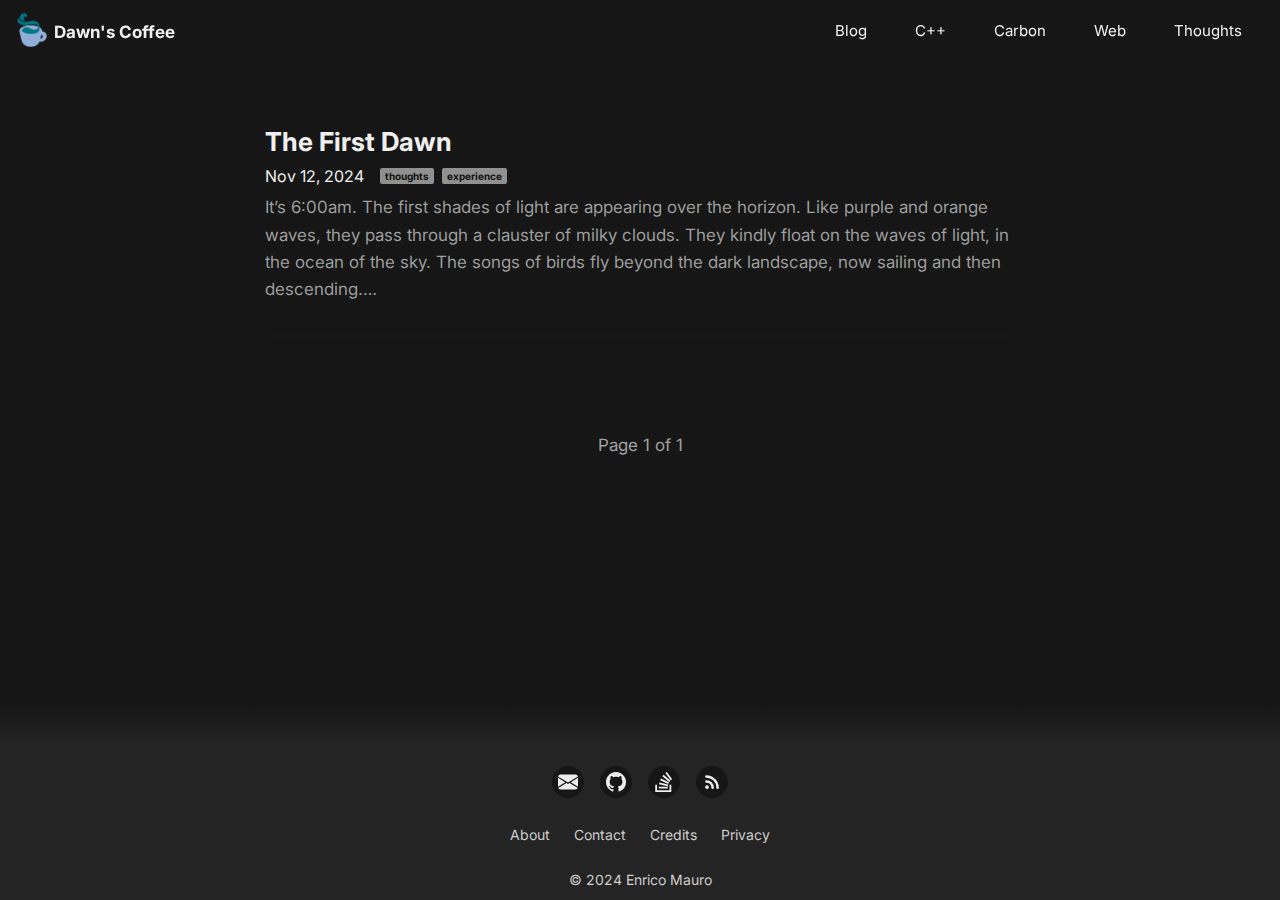
<file: tags/experience/1/index.html>
<!DOCTYPE html><html><head><title>https://2los.github.io/tags/experience/</title><link rel="canonical" href="https://2los.github.io/tags/experience/"/><meta name="robots" content="noindex"><meta charset="utf-8" /><meta http-equiv="refresh" content="0; url=https://2los.github.io/tags/experience/" /></head></html>
</file>
<file: main.css>
/* General styles */

* {
	margin: 0;
	padding: 0;
	box-sizing: border-box;
	border: none;
}

#lock-screen {
	overflow-y: hidden;
}

#show-masthead {
	background-color: #161616;
}

#hide-masthead {
	top: -60px;
}

body {
	display: flex;
	flex-flow: column nowrap;
	width: 100%;
	min-height: 100vh;
	overflow-y: auto;
	background-color: #161616;
}

.masthead {
	position: fixed;
	top: 0;
	left: 0;
	display: flex;
	flex-flow: row nowrap;
	justify-content: space-between;
	align-items: center;
	width: 100%;
	padding: 12px 14px;
	transition: top 0.5s ease, background-color 0.5s ease;
}

.masthead > a {
	color: #f0f0f0;
	font: 700 17px inter, arial, sans-serif;
	text-decoration: none;
}

.masthead > a img {
	vertical-align: -10px;
	width: 36px;
	height: 36px;
	object-fit: contain;
	object-position: center;
	border: 1px solid transparent;
	border-radius: 6px;
}

.menu-toggle {
	display: none;
	padding: 10px;
	background-color: rgba(0, 0, 0, 0.1);
	color: #f0f0f0;
	border-radius: 6px;
	font: 700 15px inter, arial, sans-serif;
}

.masthead nav ul {
	display: flex;
	flex-flow: row nowrap;
	list-style: none;
	text-align: center;
}

.masthead nav ul a {
	margin-left: 24px;
	margin-right: 24px;
	color: #a0a0a0;
	font: 15px inter, arial, sans-serif;
	text-decoration: none;
}

.masthead nav ul a[href] {
	color: #f0f0f0;
}

.hero {
	display: flex;
	flex-flow: column nowrap;
	justify-content: center;
	align-items: center;
	height: 100vh;
	background: url("/images/hero.jpg") center / cover;
	box-shadow: inset 0 -150px 65px -65px #161616;
}

.hero h1 {
	background-image: linear-gradient(0deg, #a0a0a0 20%, #f0f0f0 80%);
	background-clip: text;
	color: transparent;
	font: 700 56px inter, arial, sans-serif;
	text-align: center;
}

.hero p {
	width: 94%;
	max-width: 760px;
	margin-top: 10px;
	margin-bottom: 20px;
	color: #eeeeee;
	font: 18px inter, arial, sans-serif;
	text-align: center;
	line-height: 1.5;
}

.hero a {
	padding: 10px 20px;
	background-color: transparent;
	color: #f0f0f0;
	border: 2px solid #f0f0f0;
	border-radius: 24px;
	font: 700 16px inter, arial, sans-serif;
	text-decoration: none;
	transition: background-color 0.8s ease; 
}

.hero a:hover {
	background-color: rgba(255, 255, 255, 0.2);
}

.footer {
	display: flex;
	flex-flow: column nowrap;
	align-items: center;
	margin-top: auto;
	padding-top: 50px;
	background-image: linear-gradient(0deg, #242424 80%, transparent 100%);
}

.footer section ul {
	display: flex;
	flex-flow: row nowrap;
	margin-top: 12px;
	margin-bottom: 12px;
	list-style: none;
}

.footer section ul a {
	display: block;
	width: 32px;
	height: 32px;
	margin-left: 8px;
	margin-right: 8px;
	padding: 6px;
	background-color: #161616;
	border-radius: 32px;
	fill: #eeeeee;
}

.footer nav ul {
	display: flex;
	flex-flow: row wrap;
	justify-content: center;
	margin-top: 8px;
	margin-bottom: 8px;
	list-style: none;
}

.footer nav ul a {
	display: block;
	margin: 8px 12px;
	color: #cdcdcd;
	font: 14px inter, arial, sans-serif;
	text-decoration: none;
}

.footer p {
	margin-top: 12px;
	margin-bottom: 12px;
	color: #cdcdcd;
	font: 14px inter, arial, sans-serif;
}

@media screen and (max-width: 900px) {

	.menu-toggle {
		display: block;
	}
	
	.menu-toggle[aria-expanded = "true"] ~ ul {
		display: flex;
	}
	
	.masthead nav ul {
		position: fixed;
		z-index: -1;
		top: 0;
		left: 0;
		display: none;
		flex-direction: column;
		width: 100%;
		height: 100%;
		padding-top: 100px;
		background-color: #161616;
	}
	
	.masthead nav ul li {
		padding-top: 16px;
		padding-bottom: 16px;
	}
	
	.hero h1 {
		font-size: 42px;
	}
	
	.hero p {
		font-size: 17px;
	}

	.hero a {
		font-size: 15px;
	}
	
}


/* Hub styles */

.hub > div {
	width: 94%;
	max-width: 750px;
	height: auto;
	margin: 90px auto;
}

.card {
	padding-top: 32px;
	padding-bottom: 32px;
	border-bottom: 2px solid #181818;
	overflow-wrap: break-word;
}

.card h1 a {
	color: #f0f0f0;
	font: 700 26px inter, arial, sans-serif;
	text-decoration: none;
	line-height: 1.4;
}

.card div {
	display: flex;
	flex-flow: row wrap;
	align-items: center;
	padding-top: 4px;
	padding-bottom: 6px;
}

.card div time {
	margin-right: 12px;
	color: #eeeeee;
	font: 16px inter, arial, sans-serif;
}

.card div a {
	margin: 4px;
	padding: 2px 5px;
	background-color: #909090;
	color: #121212;
	border-radius: 2px;
	font: 700 10px inter, arial, sans-serif;
	text-decoration: none;
}

.card p {
	color: #a0a0a0;
	font: 380 17px inter, arial, sans-serif;
	line-height: 1.6;
}

.hub span {
	display: block;
	margin-top: 90px;
	text-align: center;
}

.hub span a {
	color: #f0f0f0;
	font: 700 17px inter, arial, sans-serif;
	text-decoration: none;
}

.hub section {
	margin-top: 54px;
}

.hub section p {
	position: relative;
	top: 36px;
	width: 120px;
	margin: 0 auto;
	color: #a0a0a0;
	font: 17px inter, arial, sans-serif;
	text-align: center;
	line-height: 36px;
}

.hub section div {
	display: flex;
	flex-flow: row nowrap;
	justify-content: space-between;
	margin: 0 auto;
	width: 240px;
}

.hub section div a {
	visibility: hidden;
	width: 36px;
	height: 36px;
	color: #eeeeee;
	border-radius: 36px;
	font: 17px inter, arial, sans-serif;
	text-decoration: none;
	text-align: center;
	line-height: 34px;
}

.hub section a[href] {
	visibility: visible;
}

@media screen and (max-width: 900px) {

	.card h1 {
		font-size: 22px;
	}

	.card p {
		font-size: 16px;
	}

}


/* Post styles */

.post article {
	width: 94%;
	max-width: 750px;
	margin: 150px auto;
	overflow-wrap: break-word;
}

.post h1 {
	margin-bottom: 24px;
	color: #f0f0f0;
	font: 600 30px inter, arial, sans-serif;
	text-align: center;
	line-height: 1.5;
}

.post h2,
.post h3 {
	margin-top: 32px;
	margin-bottom: 10px;
	color: #f0f0f0;
	font-family: inter, arial, sans-serif;
	font-weight: 580;
	line-height: 1.5;
}

.post a {
	color: #8cb4f0;
	text-decoration: none;
}

.post a:hover {
	text-decoration: underline;
}

.post p {
	margin-bottom: 18px;
	color: #eeeeee;
	font: 380 17px inter, arial, sans-serif;
	line-height: 1.6;
}

.post em {
	font-style: italic;
}

.post strong {
	font-weight: 700;
}

.post code {
	font-size: 15px;
}

.post div {
	overflow-x: auto;
	margin-bottom: 20px;
}

.post pre {
	display: table;
	width: 100%;
	border-radius: 8px;
}

.post pre code {
	display: block;
	padding: 20px;
	background-color: #262626;
	color: #a0a0a0;
	border-radius: 8px;
}

.post blockquote {
	margin-left: 20px;
	margin-bottom: 20px;
	padding: 12px 20px;
	color: #a0a0a0;
	border: 1px solid transparent;
	border-left: 4px solid #404040;
}

.post blockquote p {
	margin-bottom: 0;
	font-style: italic;
}

.post figure {
	margin-bottom: 20px;
	background-color: #101010;
	color: #a0a0a0;
	border-radius: 8px;
	text-align: center;
}

.post figure img {
	width: 100%;
	height: 100%;
	max-height: 380px;
	object-fit: cover;
	object-position: center;
	border: 1px solid transparent;
	border-radius: 8px;
	font: 17px inter, arial, sans-serif;
	line-height: 380px;
}

.post figure figcaption {
	padding-top: 8px;
	background-color: #161616;
	font: 15px inter, arial, sans-serif;
}

.post ul,
.post ol {
	margin-left: 48px;
	margin-bottom: 20px;
}

.post ul li,
.post ol li {
	margin-bottom: 12px;
	color: #eeeeee;
	font: 380 17px inter, arial, sans-serif;
	line-height: 1.6;
}

.post table {
	width: 100%;
	border-collapse: collapse;
}

.post table caption {
	padding-top: 8px;
	font-size: 10px;
	text-align: center;
}

.post table th,
.post table td {
	min-width: 120px;
	padding: 12px;
	color: #eeeeee;
	border-bottom: 1px solid #303030;
	font: 15px inter, arial, sans-serif;
	white-space: nowrap;
	text-align: center;
}

.post table th {
	background-color: #101010;
	font-weight: 600;
}

.post footer {
	display: flex;
	flex-flow: row wrap;
	align-items: center;
	padding-top: 16px;
	padding-bottom: 16px;
	border-top: 2px solid #181818;
}

.post footer time {
	margin-right: 12px;
	color: #eeeeee;
	font: 16px inter, arial, sans-serif;
}

.post footer a {
	margin: 4px;
	padding: 2px 5px;
	background-color: #a0a0a0;
	color: #121212;
	border-radius: 2px;
	font: 600 10px inter, arial, sans-serif;
	text-decoration: none;
}

.post footer a:hover {
	text-decoration: none;
}

@media screen and (max-width: 900px) {

	.post h1 {
		font-size: 27px;
	}

	.post p {
		font-size: 16px;
	}

	.post ul li,
	.post ol li {
		font-size: 16px;
	}

}


/* 404 styles */

.nofound {
	display: flex;
	flex-flow: column nowrap;
	justify-content: center;
	align-items: center;
	height: 100vh;
	background-color: #303030;
}

.nofound h1 {
	color: #f0f0f0;
	font: 700 72px inter, arial, sans-serif;
	text-align: center;
	line-height: 1.4;
}

.nofound p {
	width: 94%;
	max-width: 620px;
	margin-top: 8px;
	color: #eeeeee;
	font: 20px inter, arial, sans-serif;
	text-align: center;
	line-height: 1.5;
}

@media screen and (max-width: 900px) {

	.nofound h1 {
		font-size: 56px;
	}

	.nofound p {
		max-width: 520px;
		font-size: 16px;
	}

}
</file>
